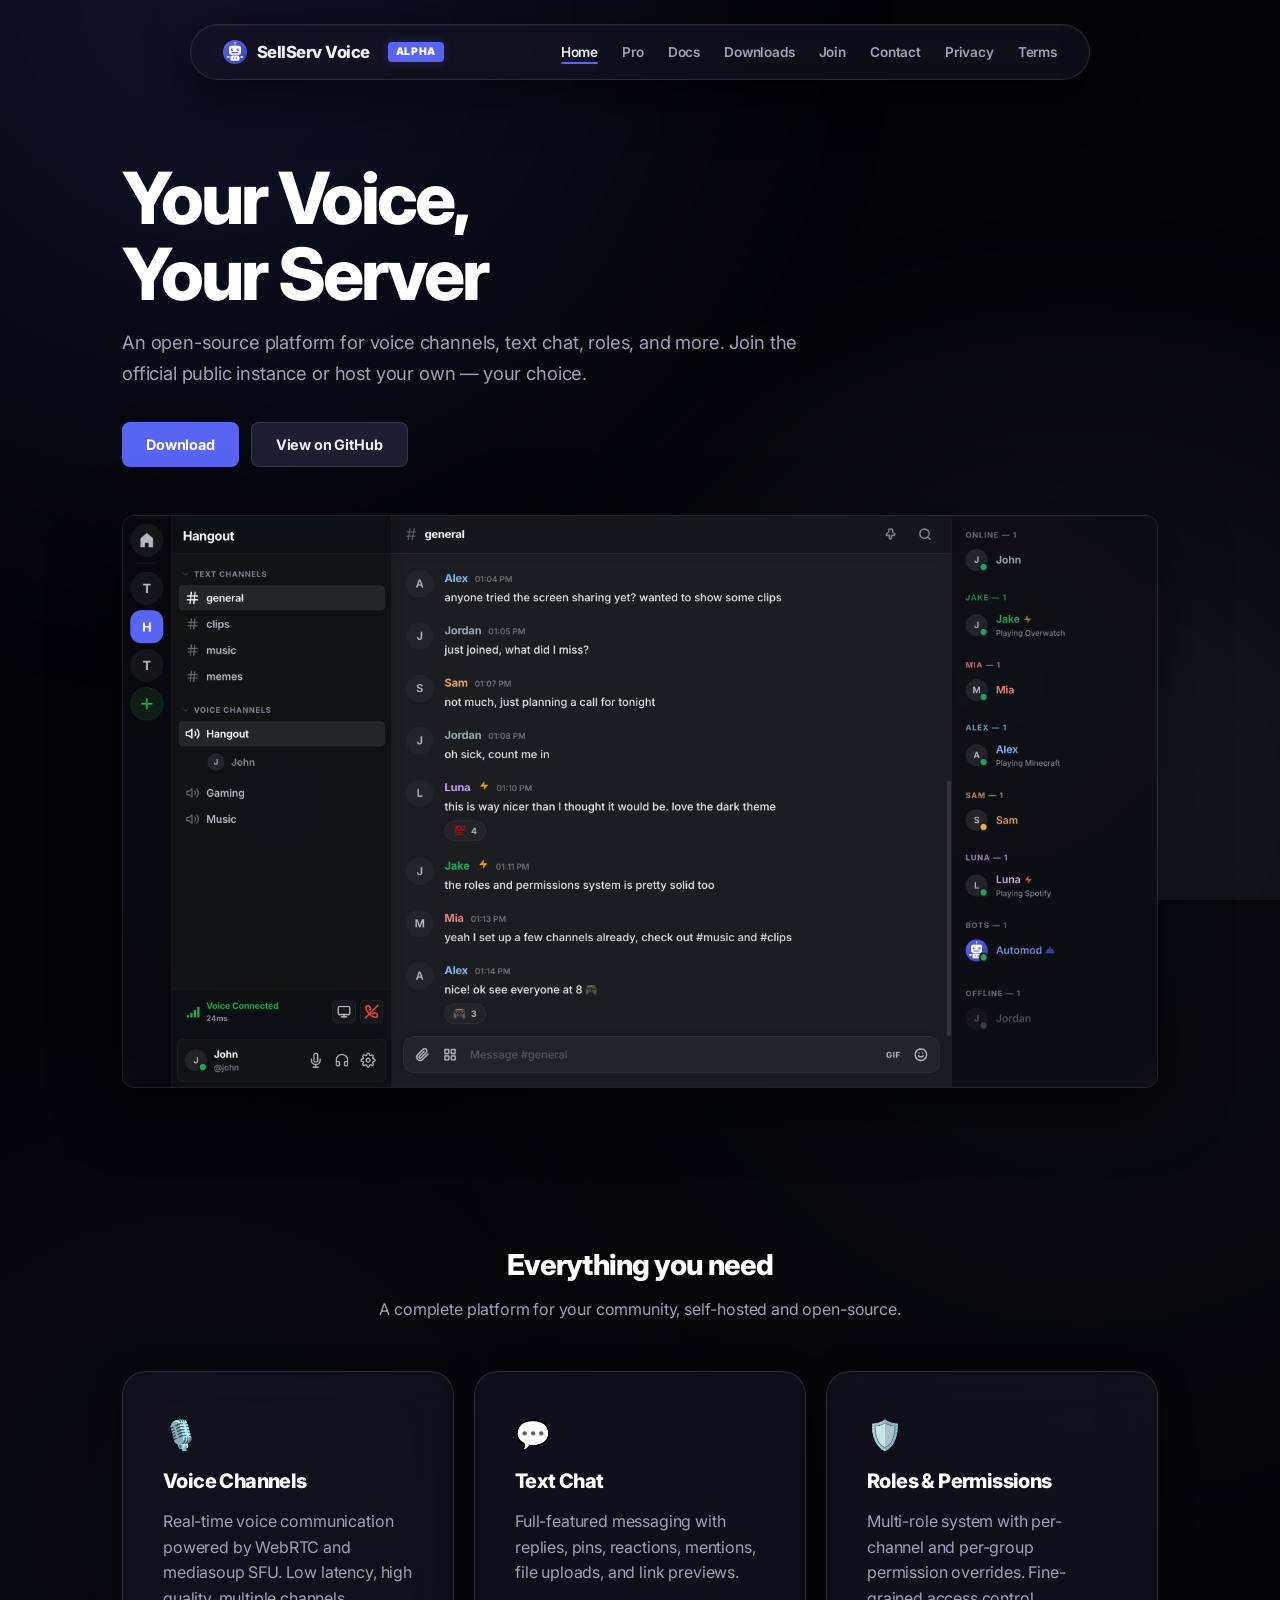
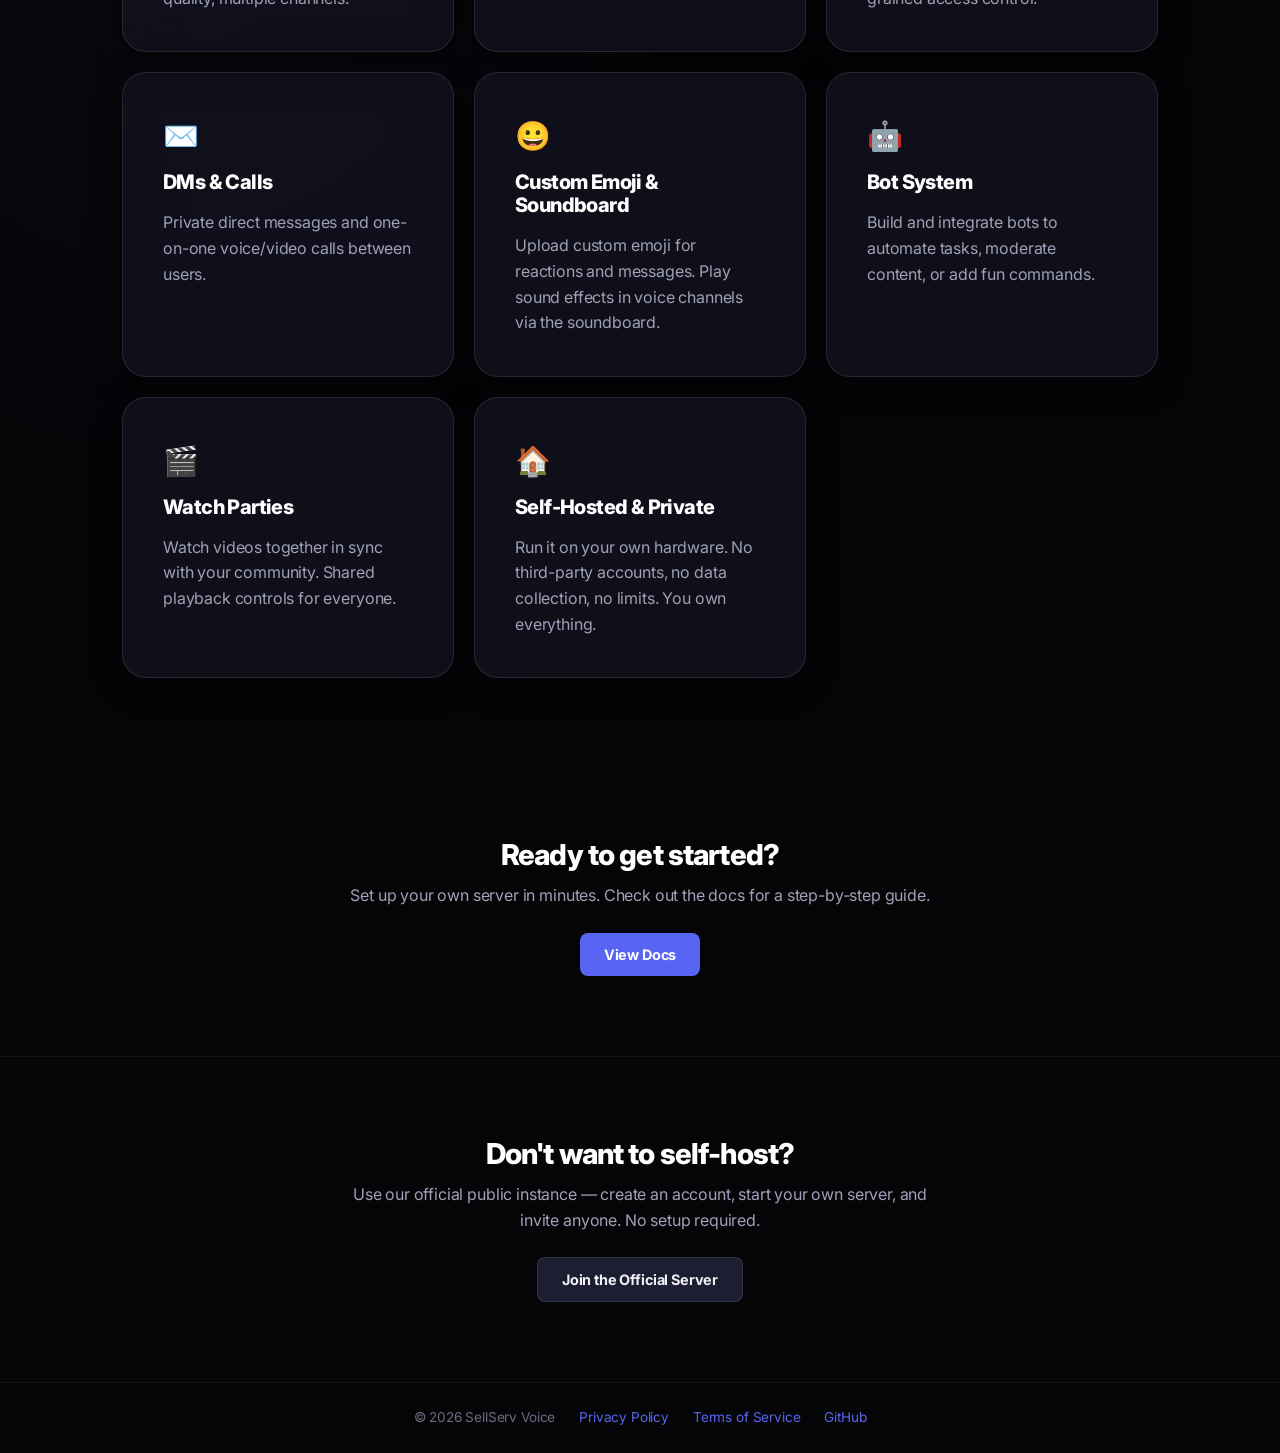
<file: index.html>
<!DOCTYPE html>
<html lang="en">
<head>
  <meta charset="UTF-8">
  <meta name="viewport" content="width=device-width, initial-scale=1.0">
  <title>SellServ Voice — Open-Source Voice & Chat Platform</title>
  <meta name="description" content="Self-hosted voice channels, text chat, roles, DMs, and more. Built with WebRTC and mediasoup.">
  <meta property="og:title" content="SellServ Voice">
  <meta property="og:description" content="Open-source, self-hosted voice and chat platform.">
  <meta property="og:type" content="website">
  <meta property="og:image" content="https://info.sellserv.net/assets/screenshot.png">
  <link rel="icon" href="assets/favicon.svg" type="image/svg+xml">
  <link rel="preconnect" href="https://fonts.googleapis.com">
  <link rel="preconnect" href="https://fonts.gstatic.com" crossorigin>
  <link href="https://fonts.googleapis.com/css2?family=Inter:wght@400;500;600;700;800;900&display=swap" rel="stylesheet">
  <link rel="stylesheet" href="css/style.css">
</head>
<body>
  <div class="bg-orbs">
    <div class="orb"></div>
    <div class="orb"></div>
    <div class="orb"></div>
  </div>

  <nav class="navbar">
    <div class="container">
      <a href="https://info.sellserv.net" class="navbar-brand">
        <img src="assets/favicon.svg" alt="">
        SellServ Voice <span class="badge-alpha">Alpha</span>
      </a>
      <button class="hamburger" aria-label="Toggle navigation">
        <span></span><span></span><span></span>
      </button>
      <ul class="navbar-links">
        <li><a href="index.html" class="active">Home</a></li>
        <li><a href="pro.html">Pro</a></li>
        <li><a href="docs.html">Docs</a></li>
        <li><a href="downloads.html">Downloads</a></li>
        <li><a href="official.html">Join</a></li>
        <li><a href="contact.html">Contact</a></li>
        <li><a href="privacy.html">Privacy</a></li>
        <li><a href="terms.html">Terms</a></li>
      </ul>
    </div>
  </nav>

  <main>
    <section class="hero section-hero">
      <div class="container">
        <div class="hero-content">
          <h1 class="hero-title-large">Your Voice,<br>Your Server</h1>
          <p class="hero-subtitle">An open-source platform for voice channels, text chat, roles, and more. Join the official public instance or host your own — your choice.</p>
          <div class="hero-buttons">
            <a href="downloads.html" class="btn btn-primary">Download</a>
            <a href="https://github.com/sellserv/voice-server" class="btn btn-secondary" target="_blank" rel="noopener">View on GitHub</a>
          </div>
        </div>
        <div class="hero-screenshot reveal">
          <img src="assets/screenshot.png" alt="SellServ Voice — text and voice chat with channels, roles, and more" />
        </div>
      </div>
    </section>

    <section class="features-grid-section section-large" id="features">
      <div class="container">
        <div class="section-header reveal">
          <h2>Everything you need</h2>
          <p class="text-secondary">A complete platform for your community, self-hosted and open-source.</p>
        </div>
        <div class="features-grid">
          <div class="glass-card card-featured reveal">
            <div class="feature-icon">🎙️</div>
            <h3>Voice Channels</h3>
            <p class="text-secondary">Real-time voice communication powered by WebRTC and mediasoup SFU. Low latency, high quality, multiple channels.</p>
          </div>
          <div class="glass-card card-featured reveal">
            <div class="feature-icon">💬</div>
            <h3>Text Chat</h3>
            <p class="text-secondary">Full-featured messaging with replies, pins, reactions, mentions, file uploads, and link previews.</p>
          </div>
          <div class="glass-card card-featured reveal">
            <div class="feature-icon">🛡️</div>
            <h3>Roles & Permissions</h3>
            <p class="text-secondary">Multi-role system with per-channel and per-group permission overrides. Fine-grained access control.</p>
          </div>
          <div class="glass-card card-featured reveal">
            <div class="feature-icon">✉️</div>
            <h3>DMs & Calls</h3>
            <p class="text-secondary">Private direct messages and one-on-one voice/video calls between users.</p>
          </div>
          <div class="glass-card card-featured reveal">
            <div class="feature-icon">😀</div>
            <h3>Custom Emoji & Soundboard</h3>
            <p class="text-secondary">Upload custom emoji for reactions and messages. Play sound effects in voice channels via the soundboard.</p>
          </div>
          <div class="glass-card card-featured reveal">
            <div class="feature-icon">🤖</div>
            <h3>Bot System</h3>
            <p class="text-secondary">Build and integrate bots to automate tasks, moderate content, or add fun commands.</p>
          </div>
          <div class="glass-card card-featured reveal">
            <div class="feature-icon">🎬</div>
            <h3>Watch Parties</h3>
            <p class="text-secondary">Watch videos together in sync with your community. Shared playback controls for everyone.</p>
          </div>
          <div class="glass-card card-featured reveal">
            <div class="feature-icon">🏠</div>
            <h3>Self-Hosted & Private</h3>
            <p class="text-secondary">Run it on your own hardware. No third-party accounts, no data collection, no limits. You own everything.</p>
          </div>
        </div>
      </div>
    </section>

    <section class="cta-section">
      <div class="container">
        <div class="cta-content reveal">
          <h2>Ready to get started?</h2>
          <p class="text-secondary">Set up your own server in minutes. Check out the docs for a step-by-step guide.</p>
          <a href="docs.html" class="btn btn-primary">View Docs</a>
        </div>
      </div>
    </section>

    <section class="cta-section alt">
      <div class="container">
        <div class="cta-content reveal">
          <h2>Don't want to self-host?</h2>
          <p class="text-secondary">Use our official public instance — create an account, start your own server, and invite anyone. No setup required.</p>
          <a href="official.html" class="btn btn-secondary">Join the Official Server</a>
        </div>
      </div>
    </section>
  </main>

  <footer class="footer">
    <div class="container">
      <div class="footer-content">
        <span>&copy; 2026 SellServ Voice</span>
        <a href="privacy.html">Privacy Policy</a>
        <a href="terms.html">Terms of Service</a>
        <a href="https://github.com/sellserv/voice-server" target="_blank" rel="noopener">GitHub</a>
      </div>
    </div>
  </footer>

  <script src="js/main.js"></script>
</body>
</html>
</file>
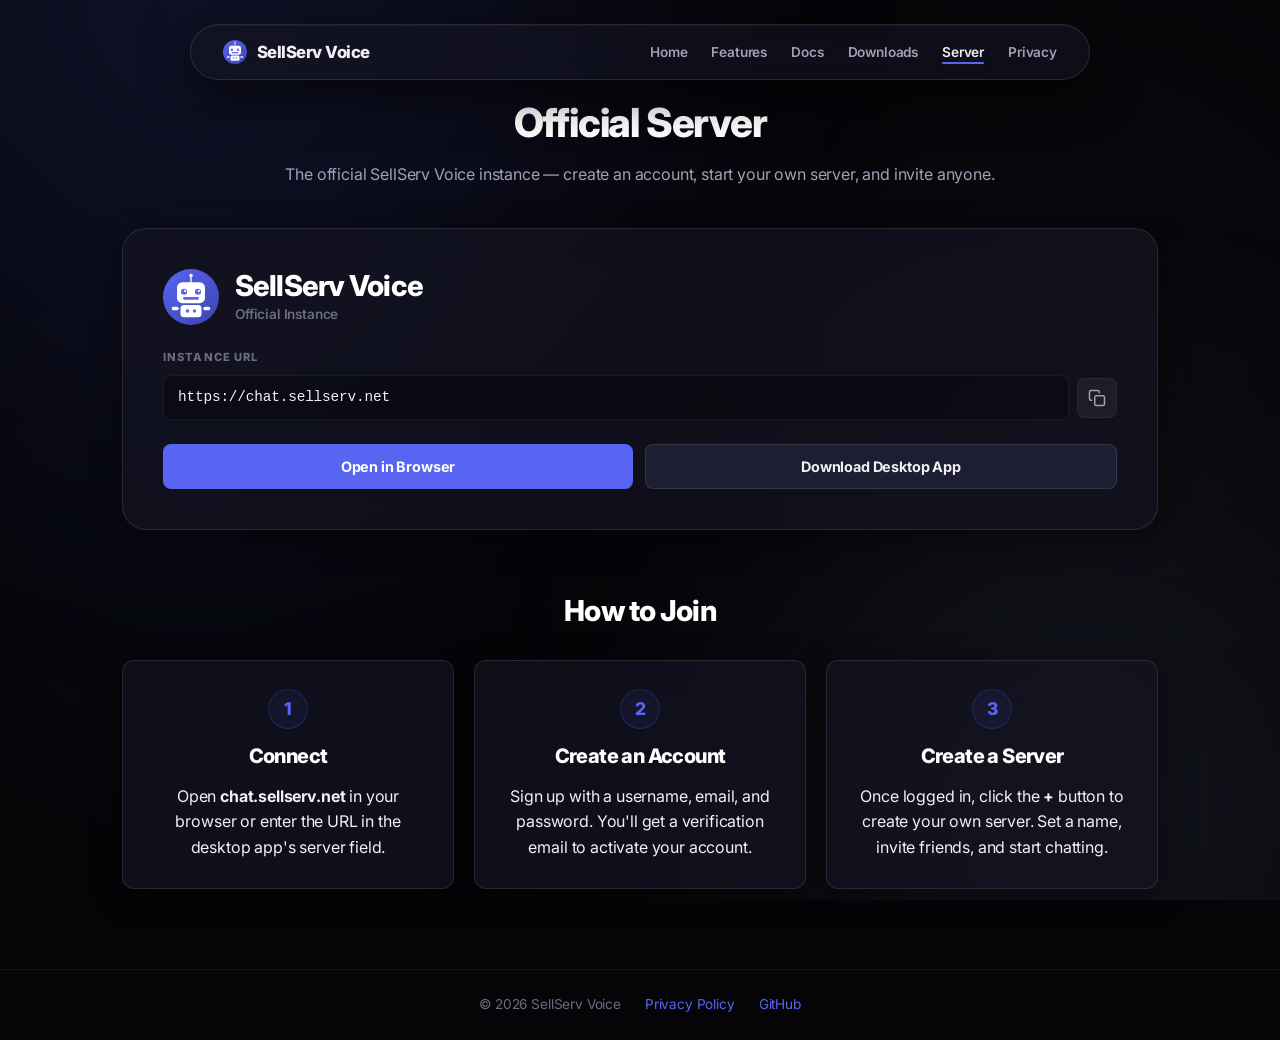
<file: community.html>
<!DOCTYPE html>
<html lang="en">
<head>
  <meta charset="UTF-8">
  <meta name="viewport" content="width=device-width, initial-scale=1.0">
  <title>Official Server — SellServ Voice</title>
  <meta name="description" content="Join the official SellServ Voice instance — create your own server, invite friends, and start chatting.">
  <link rel="icon" href="assets/favicon.svg" type="image/svg+xml">
  <link rel="preconnect" href="https://fonts.googleapis.com">
  <link rel="preconnect" href="https://fonts.gstatic.com" crossorigin>
  <link href="https://fonts.googleapis.com/css2?family=Inter:wght@400;500;600;700&display=swap" rel="stylesheet">
  <link rel="stylesheet" href="css/style.css">
</head>
<body>
  <div class="bg-orbs">
    <div class="orb"></div><div class="orb"></div><div class="orb"></div>
  </div>

  <nav class="navbar">
    <div class="container">
      <a href="https://info.sellserv.net" class="navbar-brand">
        <img src="assets/favicon.svg" alt="">SellServ Voice
      </a>
      <button class="hamburger" aria-label="Toggle navigation">
        <span></span><span></span><span></span>
      </button>
      <ul class="navbar-links">
        <li><a href="index.html">Home</a></li>
        <li><a href="features.html">Features</a></li>
        <li><a href="docs.html">Docs</a></li>
        <li><a href="downloads.html">Downloads</a></li>
        <li><a href="community.html" class="active">Server</a></li>
        <li><a href="privacy.html">Privacy</a></li>
      </ul>
    </div>
  </nav>

  <main>
    <section class="page-header">
      <div class="container">
        <h1>Official Server</h1>
        <p class="text-secondary">The official SellServ Voice instance — create an account, start your own server, and invite anyone.</p>
      </div>
    </section>

    <section class="community-section">
      <div class="container">

        <!-- Instance Widget -->
        <div class="server-widget glass-card" id="server-widget">
          <div class="widget-content">
            <div class="widget-header">
              <div class="widget-icon">
                <img src="assets/favicon.svg" alt="" class="widget-icon-img">
              </div>
              <div class="widget-info">
                <h2>SellServ Voice</h2>
                <p class="widget-tagline">Official Instance</p>
              </div>
            </div>

            <div class="widget-connect">
              <div class="connect-label">Instance URL</div>
              <div class="connect-url-row">
                <code class="connect-url" id="connect-url">https://chat.sellserv.net</code>
                <button class="copy-btn" id="copy-btn" title="Copy URL">
                  <svg width="18" height="18" viewBox="0 0 24 24" fill="none" stroke="currentColor" stroke-width="2" stroke-linecap="round" stroke-linejoin="round">
                    <rect x="9" y="9" width="13" height="13" rx="2" ry="2"></rect>
                    <path d="M5 15H4a2 2 0 0 1-2-2V4a2 2 0 0 1 2-2h9a2 2 0 0 1 2 2v1"></path>
                  </svg>
                </button>
              </div>
            </div>

            <div class="widget-actions">
              <a href="https://chat.sellserv.net" class="btn btn-primary join-btn" target="_blank" rel="noopener">Open in Browser</a>
              <a href="downloads.html" class="btn btn-secondary join-btn">Download Desktop App</a>
            </div>
          </div>

        </div>

        <!-- How it works -->
        <div class="how-it-works">
          <h2>How to Join</h2>
          <div class="steps-grid">
            <div class="glass-card step-card">
              <div class="step-number">1</div>
              <h3>Connect</h3>
              <p>Open <strong>chat.sellserv.net</strong> in your browser or enter the URL in the desktop app's server field.</p>
            </div>
            <div class="glass-card step-card">
              <div class="step-number">2</div>
              <h3>Create an Account</h3>
              <p>Sign up with a username, email, and password. You'll get a verification email to activate your account.</p>
            </div>
            <div class="glass-card step-card">
              <div class="step-number">3</div>
              <h3>Create a Server</h3>
              <p>Once logged in, click the <strong>+</strong> button to create your own server. Set a name, invite friends, and start chatting.</p>
            </div>
          </div>
        </div>

      </div>
    </section>
  </main>

  <footer class="footer">
    <div class="container">
      <div class="footer-content">
        <span>&copy; 2026 SellServ Voice</span>
        <a href="privacy.html">Privacy Policy</a>
        <a href="https://github.com/sellserv/voice-server" target="_blank" rel="noopener">GitHub</a>
      </div>
    </div>
  </footer>

  <script src="js/main.js"></script>
  <script>
    document.getElementById('copy-btn').addEventListener('click', function() {
      navigator.clipboard.writeText('https://chat.sellserv.net').then(() => {
        this.innerHTML = '<svg width="18" height="18" viewBox="0 0 24 24" fill="none" stroke="#34d399" stroke-width="2.5" stroke-linecap="round" stroke-linejoin="round"><polyline points="20 6 9 17 4 12"></polyline></svg>';
        setTimeout(() => {
          this.innerHTML = '<svg width="18" height="18" viewBox="0 0 24 24" fill="none" stroke="currentColor" stroke-width="2" stroke-linecap="round" stroke-linejoin="round"><rect x="9" y="9" width="13" height="13" rx="2" ry="2"></rect><path d="M5 15H4a2 2 0 0 1-2-2V4a2 2 0 0 1 2-2h9a2 2 0 0 1 2 2v1"></path></svg>';
        }, 2000);
      });
    });
  </script>
</body>
</html>
</file>
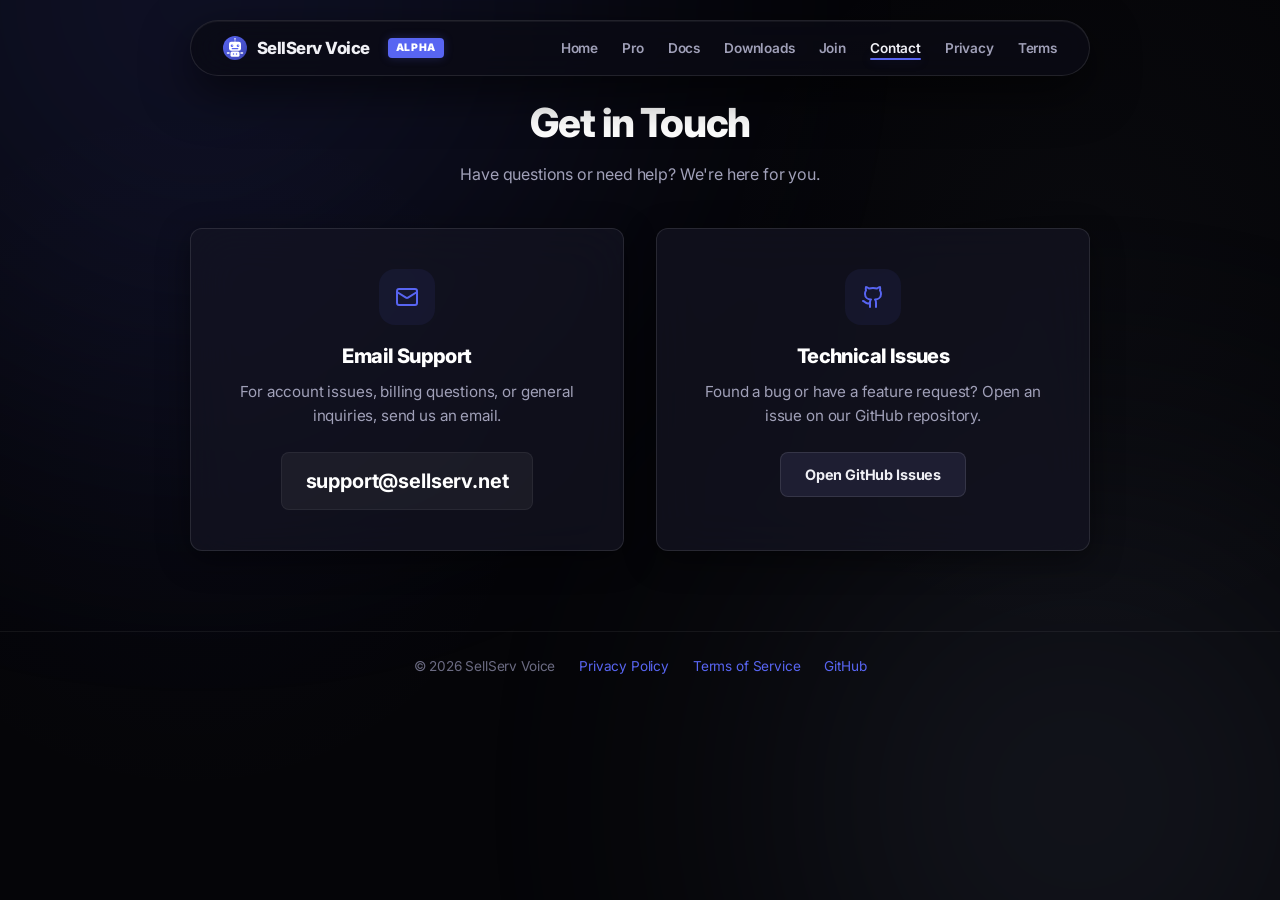
<file: contact.html>
<!DOCTYPE html>
<html lang="en">
<head>
  <meta charset="UTF-8">
  <meta name="viewport" content="width=device-width, initial-scale=1.0">
  <title>Contact — SellServ Voice</title>
  <meta name="description" content="Get in touch with the SellServ Voice support team.">
  <meta property="og:image" content="https://info.sellserv.net/assets/screenshot.png">
  <link rel="icon" href="assets/favicon.svg" type="image/svg+xml">
  <link rel="preconnect" href="https://fonts.googleapis.com">
  <link rel="preconnect" href="https://fonts.gstatic.com" crossorigin>
  <link href="https://fonts.googleapis.com/css2?family=Inter:wght@400;500;600;700;800;900&display=swap" rel="stylesheet">
  <link rel="stylesheet" href="css/style.css">
</head>
<body>
  <div class="bg-orbs">
    <div class="orb"></div><div class="orb"></div><div class="orb"></div>
  </div>

  <nav class="navbar">
    <div class="container">
      <a href="https://info.sellserv.net" class="navbar-brand">
        <img src="assets/favicon.svg" alt="">SellServ Voice <span class="badge-alpha">Alpha</span>
      </a>
      <button class="hamburger" aria-label="Toggle navigation">
        <span></span><span></span><span></span>
      </button>
      <ul class="navbar-links">
        <li><a href="index.html">Home</a></li>
        <li><a href="pro.html">Pro</a></li>
        <li><a href="docs.html">Docs</a></li>
        <li><a href="downloads.html">Downloads</a></li>
        <li><a href="official.html">Join</a></li>
        <li><a href="contact.html" class="active">Contact</a></li>
        <li><a href="privacy.html">Privacy</a></li>
        <li><a href="terms.html">Terms</a></li>
      </ul>
    </div>
  </nav>

  <main>
    <section class="page-header">
      <div class="container">
        <h1>Get in Touch</h1>
        <p class="text-secondary">Have questions or need help? We're here for you.</p>
      </div>
    </section>

    <section class="contact-section">
      <div class="container">
        <div class="contact-grid">
          
          <div class="glass-card contact-card reveal">
            <div class="contact-icon">
              <svg xmlns="http://www.w3.org/2000/svg" width="24" height="24" viewBox="0 0 24 24" fill="none" stroke="currentColor" stroke-width="2" stroke-linecap="round" stroke-linejoin="round"><rect width="20" height="16" x="2" y="4" rx="2"/><path d="m22 7-8.97 5.7a1.94 1.94 0 0 1-2.06 0L2 7"/></svg>
            </div>
            <h3>Email Support</h3>
            <p>For account issues, billing questions, or general inquiries, send us an email.</p>
            <a href="mailto:support@sellserv.net" class="email-link">support@sellserv.net</a>
          </div>

          <div class="glass-card contact-card reveal">
            <div class="contact-icon">
              <svg xmlns="http://www.w3.org/2000/svg" width="24" height="24" viewBox="0 0 24 24" fill="none" stroke="currentColor" stroke-width="2" stroke-linecap="round" stroke-linejoin="round"><path d="M15 22v-4a4.8 4.8 0 0 0-1-3.5c3 0 6-2 6-5.5.08-1.25-.27-2.48-1-3.5.28-1.15.28-2.35 0-3.5 0 0-1 0-3 1.5-2.64-.5-5.36-.5-8 0C6 2 5 2 5 2c-.3 1.15-.3 2.35 0 3.5A5.403 5.403 0 0 0 4 9c0 3.5 3 5.5 6 5.5-.39.49-.68 1.05-.85 1.65-.17.6-.22 1.23-.15 1.85v4"/><path d="M9 18c-4.51 2-5-2-7-2"/></svg>
            </div>
            <h3>Technical Issues</h3>
            <p>Found a bug or have a feature request? Open an issue on our GitHub repository.</p>
            <a href="https://github.com/sellserv/voice-server/issues" target="_blank" rel="noopener" class="btn btn-secondary">Open GitHub Issues</a>
          </div>

        </div>
      </div>
    </section>
  </main>

  <footer class="footer">
    <div class="container">
      <div class="footer-content">
        <span>&copy; 2026 SellServ Voice</span>
        <a href="privacy.html">Privacy Policy</a>
        <a href="terms.html">Terms of Service</a>
        <a href="https://github.com/sellserv/voice-server" target="_blank" rel="noopener">GitHub</a>
      </div>
    </div>
  </footer>

  <script src="js/main.js"></script>
</body>
</html>
</file>
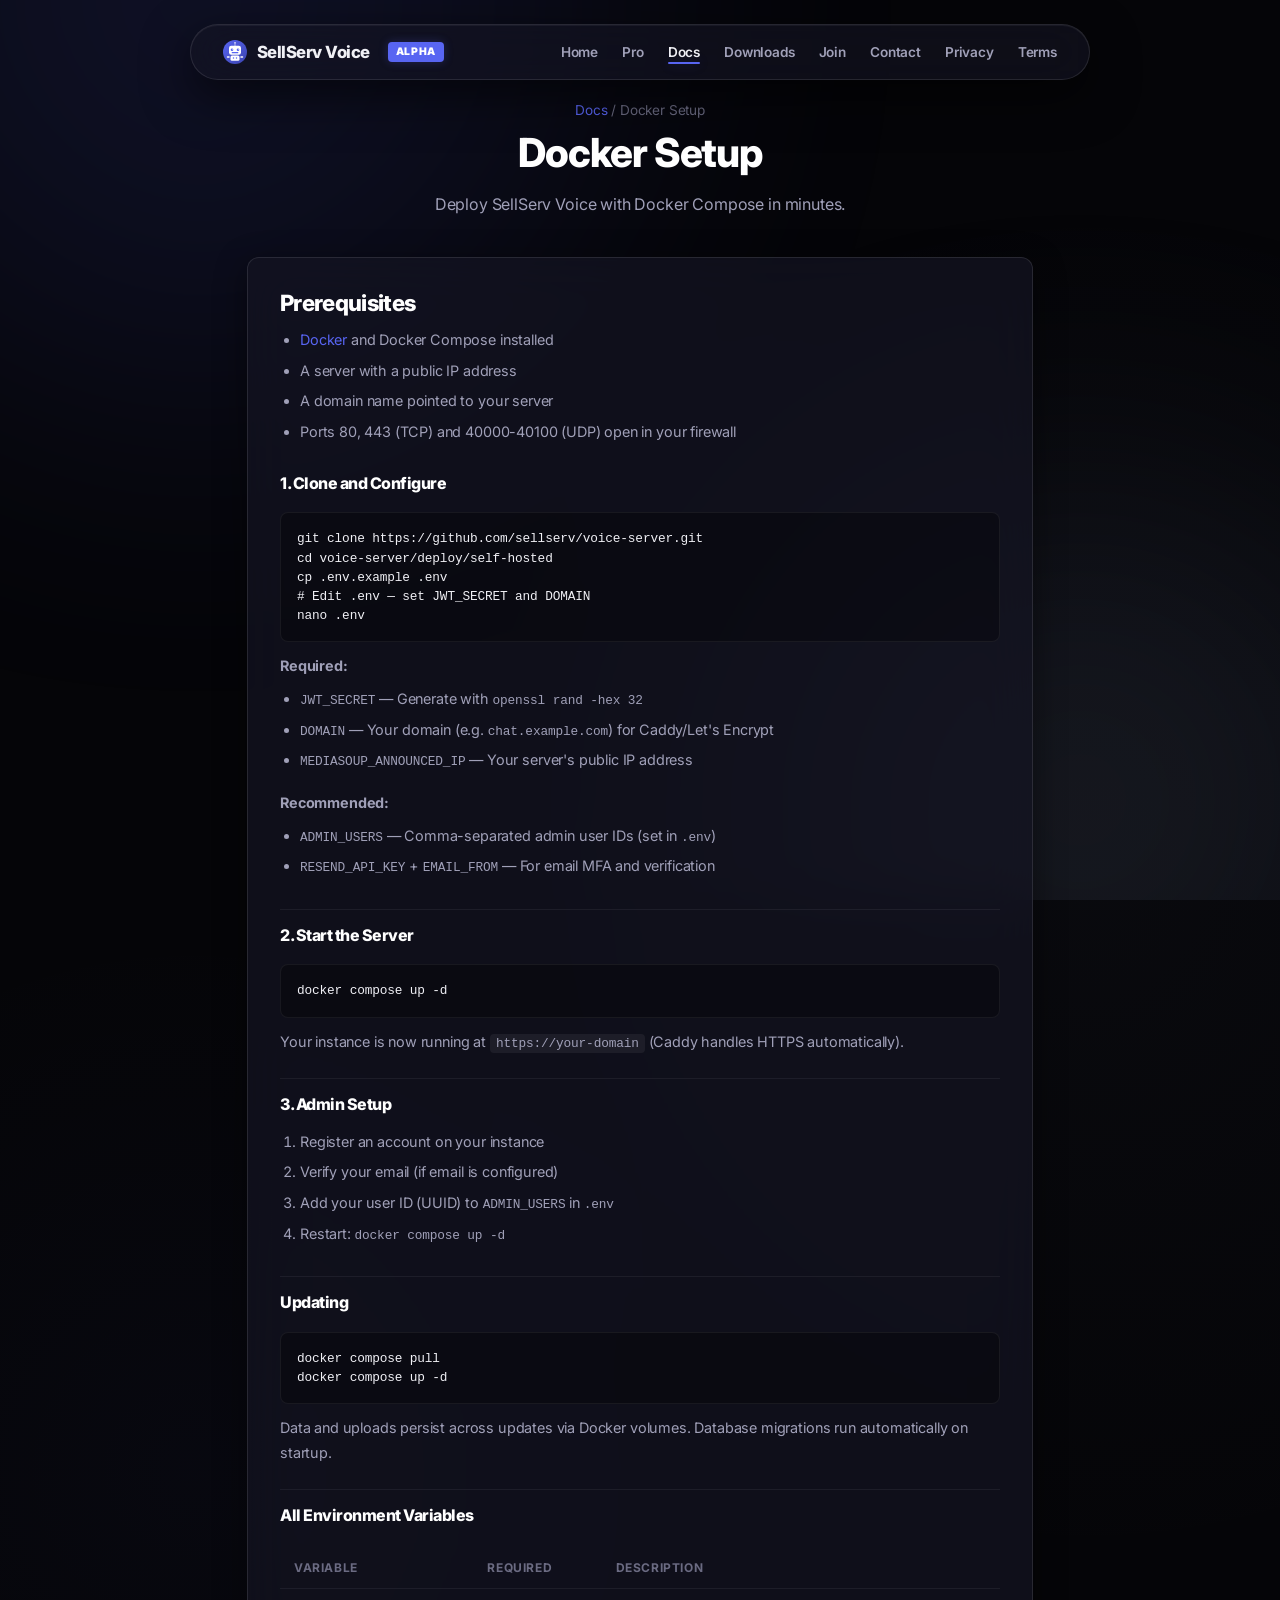
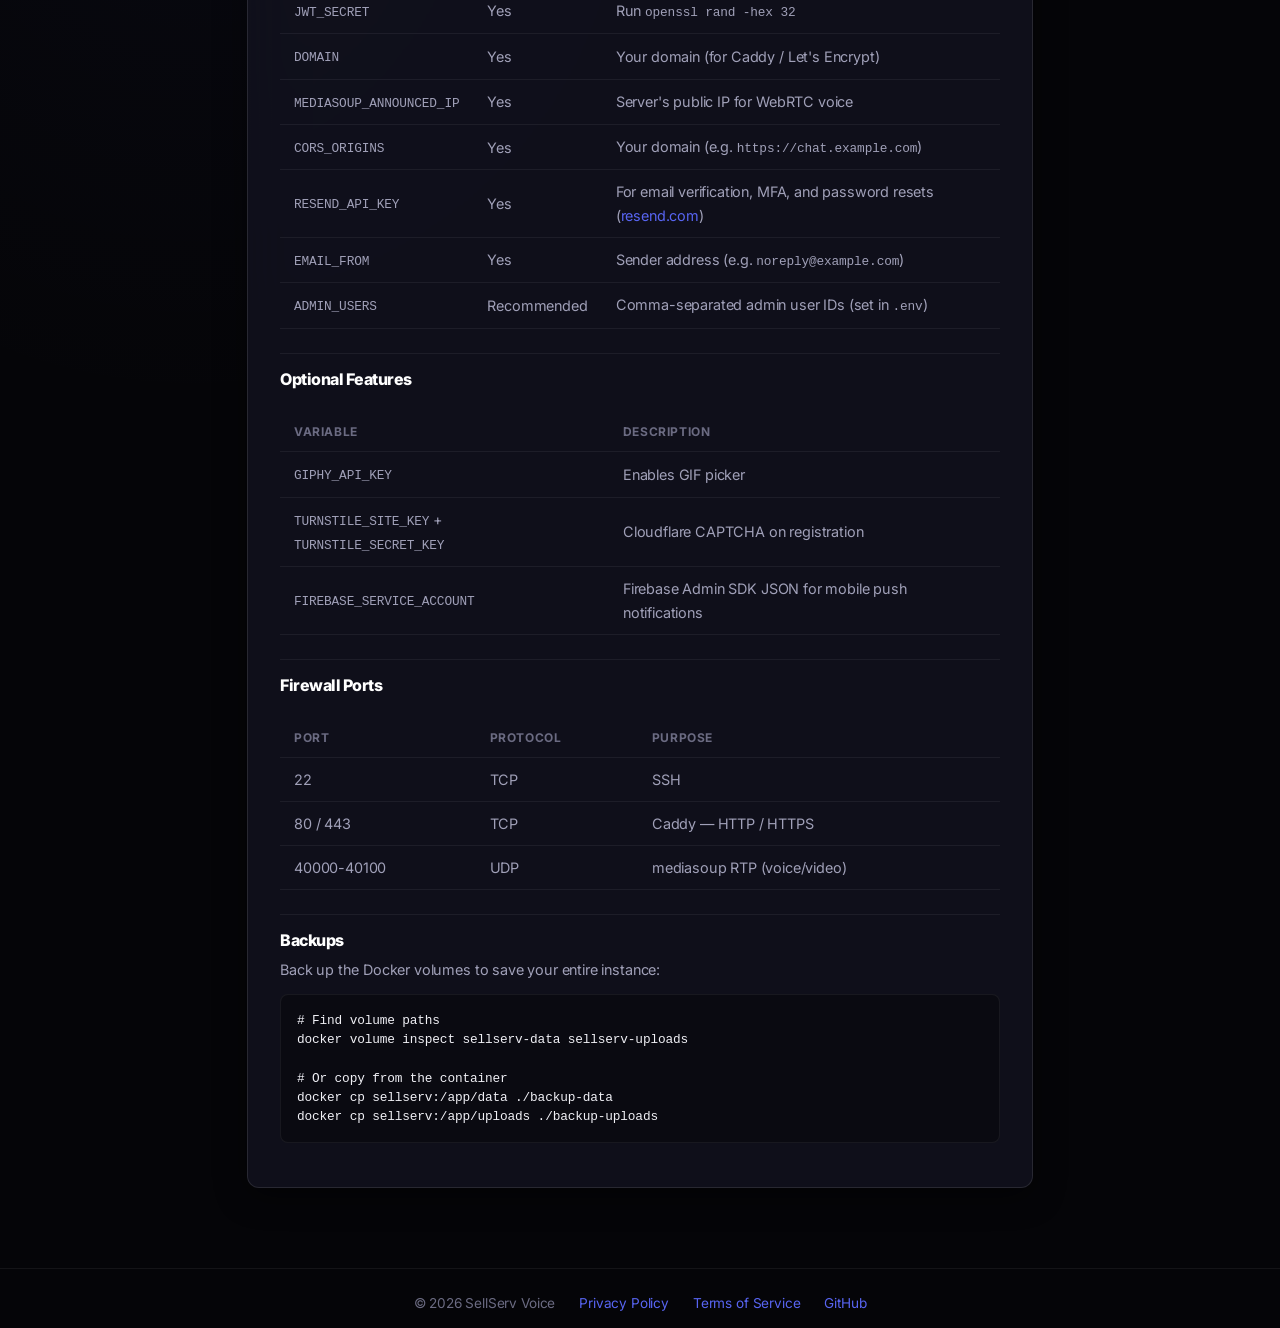
<file: docs-docker.html>
<!DOCTYPE html>
<html lang="en">
<head>
  <meta charset="UTF-8">
  <meta name="viewport" content="width=device-width, initial-scale=1.0">
  <title>Docker Setup — SellServ Voice</title>
  <meta name="description" content="Deploy SellServ Voice with Docker Compose in minutes.">
  <meta property="og:image" content="https://info.sellserv.net/assets/screenshot.png">
  <link rel="icon" href="assets/favicon.svg" type="image/svg+xml">
  <link rel="preconnect" href="https://fonts.googleapis.com">
  <link rel="preconnect" href="https://fonts.gstatic.com" crossorigin>
  <link href="https://fonts.googleapis.com/css2?family=Inter:wght@400;500;600;700;800;900&display=swap" rel="stylesheet">
  <link rel="stylesheet" href="css/style.css">
</head>
<body>
  <div class="bg-orbs">
    <div class="orb"></div><div class="orb"></div><div class="orb"></div>
  </div>

  <nav class="navbar">
    <div class="container">
      <a href="https://info.sellserv.net" class="navbar-brand">
        <img src="assets/favicon.svg" alt="">SellServ Voice <span class="badge-alpha">Alpha</span>
      </a>
      <button class="hamburger" aria-label="Toggle navigation">
        <span></span><span></span><span></span>
      </button>
      <ul class="navbar-links">
        <li><a href="index.html">Home</a></li>
        <li><a href="pro.html">Pro</a></li>
        <li><a href="docs.html" class="active">Docs</a></li>
        <li><a href="downloads.html">Downloads</a></li>
        <li><a href="official.html">Join</a></li>
        <li><a href="contact.html">Contact</a></li>
        <li><a href="privacy.html">Privacy</a></li>
        <li><a href="terms.html">Terms</a></li>
      </ul>
    </div>
  </nav>

  <main>
    <section class="page-header">
      <div class="container">
        <p class="breadcrumb"><a href="docs.html">Docs</a> / Docker Setup</p>
        <h1>Docker Setup</h1>
        <p class="text-secondary">Deploy SellServ Voice with Docker Compose in minutes.</p>
      </div>
    </section>

    <section class="docs-cards-section">
      <div class="container container-tight">
        <div class="glass-card docs-card reveal">

          <h2>Prerequisites</h2>
          <ul>
            <li><a href="https://docs.docker.com/get-docker/" target="_blank" rel="noopener">Docker</a> and Docker Compose installed</li>
            <li>A server with a public IP address</li>
            <li>A domain name pointed to your server</li>
            <li>Ports 80, 443 (TCP) and 40000-40100 (UDP) open in your firewall</li>
          </ul>

          <h3>1. Clone and Configure</h3>
          <pre><code>git clone https://github.com/sellserv/voice-server.git
cd voice-server/deploy/self-hosted
cp .env.example .env
# Edit .env — set JWT_SECRET and DOMAIN
nano .env</code></pre>
          <p><strong>Required:</strong></p>
          <ul>
            <li><code>JWT_SECRET</code> — Generate with <code>openssl rand -hex 32</code></li>
            <li><code>DOMAIN</code> — Your domain (e.g. <code>chat.example.com</code>) for Caddy/Let's Encrypt</li>
            <li><code>MEDIASOUP_ANNOUNCED_IP</code> — Your server's public IP address</li>
          </ul>
          <p style="margin-top: 12px;"><strong>Recommended:</strong></p>
          <ul>
            <li><code>ADMIN_USERS</code> — Comma-separated admin user IDs (set in <code>.env</code>)</li>
            <li><code>RESEND_API_KEY</code> + <code>EMAIL_FROM</code> — For email MFA and verification</li>
          </ul>

          <h3>2. Start the Server</h3>
          <pre><code>docker compose up -d</code></pre>
          <p>Your instance is now running at <code>https://your-domain</code> (Caddy handles HTTPS automatically).</p>

          <h3>3. Admin Setup</h3>
          <ol>
            <li>Register an account on your instance</li>
            <li>Verify your email (if email is configured)</li>
            <li>Add your user ID (UUID) to <code>ADMIN_USERS</code> in <code>.env</code></li>
            <li>Restart: <code>docker compose up -d</code></li>
          </ol>

          <h3>Updating</h3>
          <pre><code>docker compose pull
docker compose up -d</code></pre>
          <p>Data and uploads persist across updates via Docker volumes. Database migrations run automatically on startup.</p>

          <h3>All Environment Variables</h3>
          <table class="docs-table">
            <thead><tr><th>Variable</th><th>Required</th><th>Description</th></tr></thead>
            <tbody>
              <tr><td><code>JWT_SECRET</code></td><td>Yes</td><td>Run <code>openssl rand -hex 32</code></td></tr>
              <tr><td><code>DOMAIN</code></td><td>Yes</td><td>Your domain (for Caddy / Let's Encrypt)</td></tr>
              <tr><td><code>MEDIASOUP_ANNOUNCED_IP</code></td><td>Yes</td><td>Server's public IP for WebRTC voice</td></tr>
              <tr><td><code>CORS_ORIGINS</code></td><td>Yes</td><td>Your domain (e.g. <code>https://chat.example.com</code>)</td></tr>
              <tr><td><code>RESEND_API_KEY</code></td><td>Yes</td><td>For email verification, MFA, and password resets (<a href="https://resend.com" target="_blank" rel="noopener">resend.com</a>)</td></tr>
              <tr><td><code>EMAIL_FROM</code></td><td>Yes</td><td>Sender address (e.g. <code>noreply@example.com</code>)</td></tr>
              <tr><td><code>ADMIN_USERS</code></td><td>Recommended</td><td>Comma-separated admin user IDs (set in <code>.env</code>)</td></tr>
            </tbody>
          </table>

          <h3>Optional Features</h3>
          <table class="docs-table">
            <thead><tr><th>Variable</th><th>Description</th></tr></thead>
            <tbody>
              <tr><td><code>GIPHY_API_KEY</code></td><td>Enables GIF picker</td></tr>
              <tr><td><code>TURNSTILE_SITE_KEY</code> + <code>TURNSTILE_SECRET_KEY</code></td><td>Cloudflare CAPTCHA on registration</td></tr>
              <tr><td><code>FIREBASE_SERVICE_ACCOUNT</code></td><td>Firebase Admin SDK JSON for mobile push notifications</td></tr>
            </tbody>
          </table>

          <h3>Firewall Ports</h3>
          <table class="docs-table">
            <thead><tr><th>Port</th><th>Protocol</th><th>Purpose</th></tr></thead>
            <tbody>
              <tr><td>22</td><td>TCP</td><td>SSH</td></tr>
              <tr><td>80 / 443</td><td>TCP</td><td>Caddy — HTTP / HTTPS</td></tr>
              <tr><td>40000-40100</td><td>UDP</td><td>mediasoup RTP (voice/video)</td></tr>
            </tbody>
          </table>

          <h3>Backups</h3>
          <p>Back up the Docker volumes to save your entire instance:</p>
          <pre><code># Find volume paths
docker volume inspect sellserv-data sellserv-uploads

# Or copy from the container
docker cp sellserv:/app/data ./backup-data
docker cp sellserv:/app/uploads ./backup-uploads</code></pre>

        </div>
      </div>
    </section>
  </main>

  <footer class="footer">
    <div class="container">
      <div class="footer-content">
        <span>&copy; 2026 SellServ Voice</span>
        <a href="privacy.html">Privacy Policy</a>
        <a href="terms.html">Terms of Service</a>
        <a href="https://github.com/sellserv/voice-server" target="_blank" rel="noopener">GitHub</a>
      </div>
    </div>
  </footer>

  <script src="js/main.js"></script>
</body>
</html>
</file>
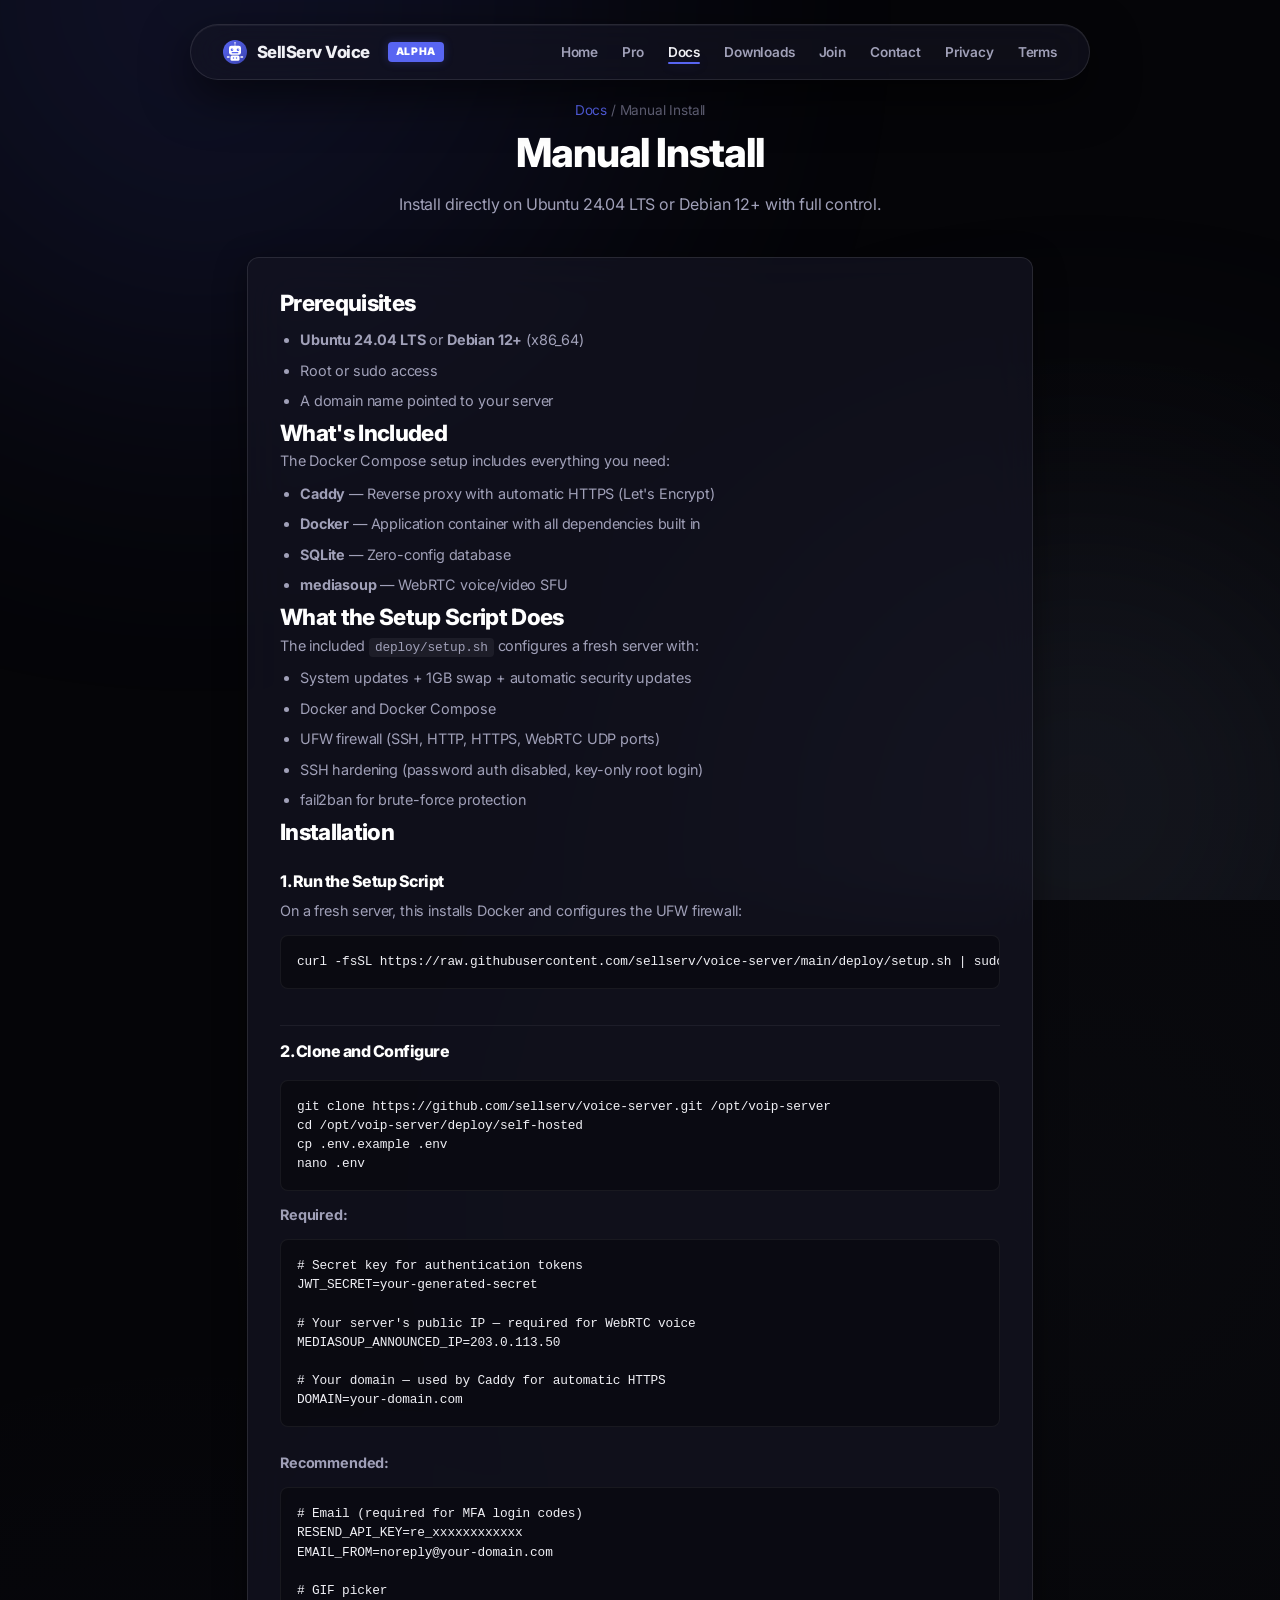
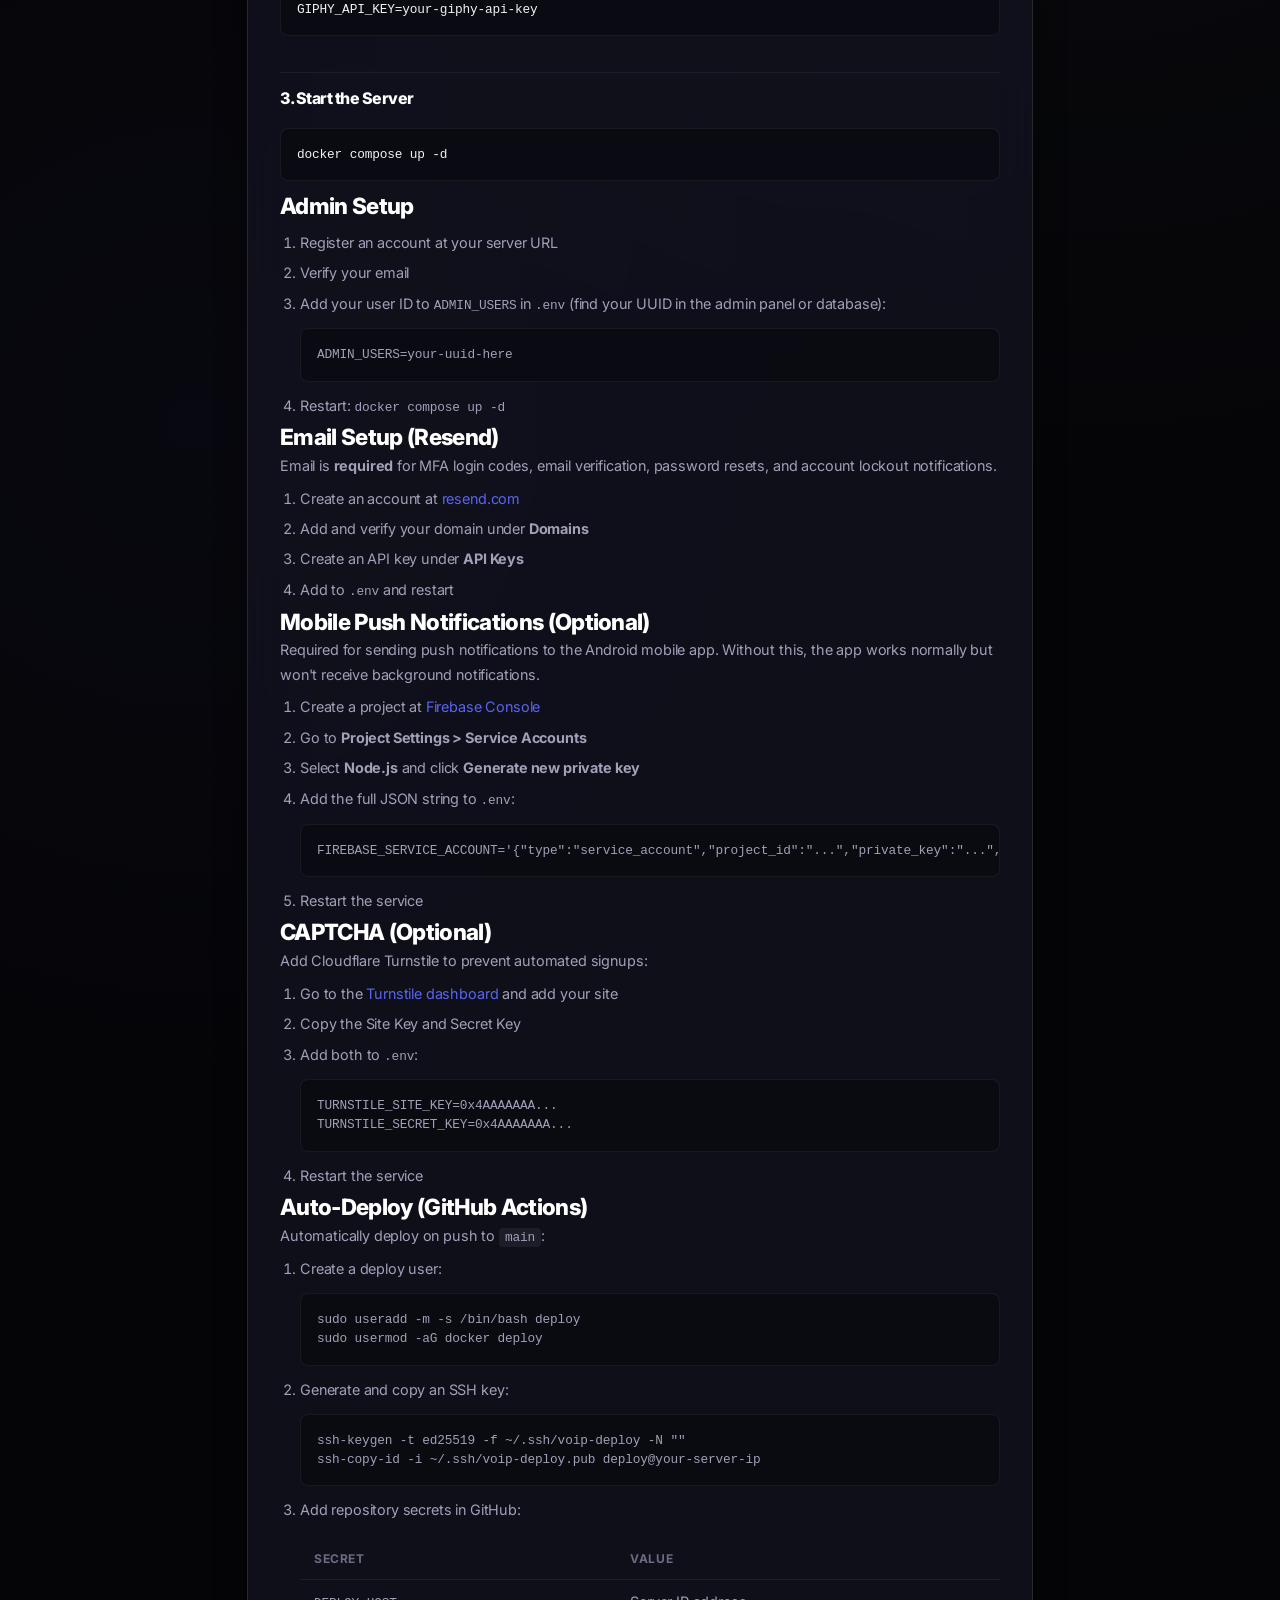
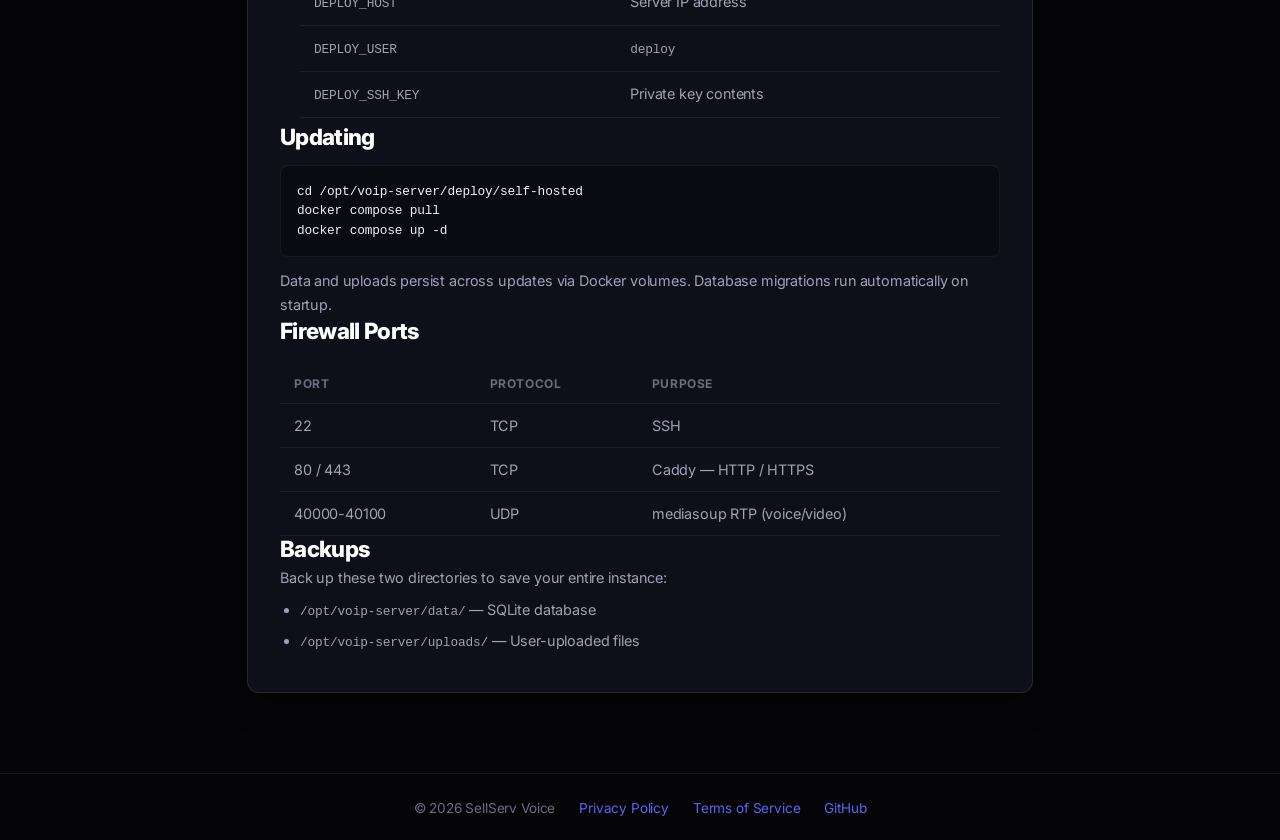
<file: docs-manual.html>
<!DOCTYPE html>
<html lang="en">
<head>
  <meta charset="UTF-8">
  <meta name="viewport" content="width=device-width, initial-scale=1.0">
  <title>Manual Install — SellServ Voice</title>
  <meta name="description" content="Install SellServ Voice directly on Ubuntu or Debian with the included setup script.">
  <meta property="og:image" content="https://info.sellserv.net/assets/screenshot.png">
  <link rel="icon" href="assets/favicon.svg" type="image/svg+xml">
  <link rel="preconnect" href="https://fonts.googleapis.com">
  <link rel="preconnect" href="https://fonts.gstatic.com" crossorigin>
  <link href="https://fonts.googleapis.com/css2?family=Inter:wght@400;500;600;700;800;900&display=swap" rel="stylesheet">
  <link rel="stylesheet" href="css/style.css">
</head>
<body>
  <div class="bg-orbs">
    <div class="orb"></div><div class="orb"></div><div class="orb"></div>
  </div>

  <nav class="navbar">
    <div class="container">
      <a href="https://info.sellserv.net" class="navbar-brand">
        <img src="assets/favicon.svg" alt="">SellServ Voice <span class="badge-alpha">Alpha</span>
      </a>
      <button class="hamburger" aria-label="Toggle navigation">
        <span></span><span></span><span></span>
      </button>
      <ul class="navbar-links">
        <li><a href="index.html">Home</a></li>
        <li><a href="pro.html">Pro</a></li>
        <li><a href="docs.html" class="active">Docs</a></li>
        <li><a href="downloads.html">Downloads</a></li>
        <li><a href="official.html">Join</a></li>
        <li><a href="contact.html">Contact</a></li>
        <li><a href="privacy.html">Privacy</a></li>
        <li><a href="terms.html">Terms</a></li>
      </ul>
    </div>
  </nav>

  <main>
    <section class="page-header">
      <div class="container">
        <p class="breadcrumb"><a href="docs.html">Docs</a> / Manual Install</p>
        <h1>Manual Install</h1>
        <p class="text-secondary">Install directly on Ubuntu 24.04 LTS or Debian 12+ with full control.</p>
      </div>
    </section>

    <section class="docs-cards-section">
      <div class="container container-tight">
        <div class="glass-card docs-card reveal">

          <h2>Prerequisites</h2>
          <ul>
            <li><strong>Ubuntu 24.04 LTS</strong> or <strong>Debian 12+</strong> (x86_64)</li>
            <li>Root or sudo access</li>
            <li>A domain name pointed to your server</li>
          </ul>

          <h2>What's Included</h2>
          <p>The Docker Compose setup includes everything you need:</p>
          <ul>
            <li><strong>Caddy</strong> — Reverse proxy with automatic HTTPS (Let's Encrypt)</li>
            <li><strong>Docker</strong> — Application container with all dependencies built in</li>
            <li><strong>SQLite</strong> — Zero-config database</li>
            <li><strong>mediasoup</strong> — WebRTC voice/video SFU</li>
          </ul>

          <h2>What the Setup Script Does</h2>
          <p>The included <code>deploy/setup.sh</code> configures a fresh server with:</p>
          <ul>
            <li>System updates + 1GB swap + automatic security updates</li>
            <li>Docker and Docker Compose</li>
            <li>UFW firewall (SSH, HTTP, HTTPS, WebRTC UDP ports)</li>
            <li>SSH hardening (password auth disabled, key-only root login)</li>
            <li>fail2ban for brute-force protection</li>
          </ul>

          <h2>Installation</h2>

          <h3>1. Run the Setup Script</h3>
          <p>On a fresh server, this installs Docker and configures the UFW firewall:</p>
          <pre><code>curl -fsSL https://raw.githubusercontent.com/sellserv/voice-server/main/deploy/setup.sh | sudo bash</code></pre>

          <h3>2. Clone and Configure</h3>
          <pre><code>git clone https://github.com/sellserv/voice-server.git /opt/voip-server
cd /opt/voip-server/deploy/self-hosted
cp .env.example .env
nano .env</code></pre>
          <p><strong>Required:</strong></p>
          <pre><code># Secret key for authentication tokens
JWT_SECRET=your-generated-secret

# Your server's public IP — required for WebRTC voice
MEDIASOUP_ANNOUNCED_IP=203.0.113.50

# Your domain — used by Caddy for automatic HTTPS
DOMAIN=your-domain.com</code></pre>
          <p style="margin-top: 12px;"><strong>Recommended:</strong></p>
          <pre><code># Email (required for MFA login codes)
RESEND_API_KEY=re_xxxxxxxxxxxx
EMAIL_FROM=noreply@your-domain.com

# GIF picker
GIPHY_API_KEY=your-giphy-api-key</code></pre>

          <h3>3. Start the Server</h3>
          <pre><code>docker compose up -d</code></pre>

          <h2>Admin Setup</h2>
          <ol>
            <li>Register an account at your server URL</li>
            <li>Verify your email</li>
            <li>Add your user ID to <code>ADMIN_USERS</code> in <code>.env</code> (find your UUID in the admin panel or database):
              <pre><code>ADMIN_USERS=your-uuid-here</code></pre>
            </li>
            <li>Restart: <code>docker compose up -d</code></li>
          </ol>

          <h2>Email Setup (Resend)</h2>
          <p>Email is <strong>required</strong> for MFA login codes, email verification, password resets, and account lockout notifications.</p>
          <ol>
            <li>Create an account at <a href="https://resend.com" target="_blank" rel="noopener">resend.com</a></li>
            <li>Add and verify your domain under <strong>Domains</strong></li>
            <li>Create an API key under <strong>API Keys</strong></li>
            <li>Add to <code>.env</code> and restart</li>
          </ol>

          <h2>Mobile Push Notifications (Optional)</h2>
          <p>Required for sending push notifications to the Android mobile app. Without this, the app works normally but won't receive background notifications.</p>
          <ol>
            <li>Create a project at <a href="https://console.firebase.google.com" target="_blank" rel="noopener">Firebase Console</a></li>
            <li>Go to <strong>Project Settings &gt; Service Accounts</strong></li>
            <li>Select <strong>Node.js</strong> and click <strong>Generate new private key</strong></li>
            <li>Add the full JSON string to <code>.env</code>:
              <pre><code>FIREBASE_SERVICE_ACCOUNT='{"type":"service_account","project_id":"...","private_key":"...","client_email":"..."}'</code></pre>
            </li>
            <li>Restart the service</li>
          </ol>

          <h2>CAPTCHA (Optional)</h2>
          <p>Add Cloudflare Turnstile to prevent automated signups:</p>
          <ol>
            <li>Go to the <a href="https://dash.cloudflare.com/?to=/:account/turnstile" target="_blank" rel="noopener">Turnstile dashboard</a> and add your site</li>
            <li>Copy the Site Key and Secret Key</li>
            <li>Add both to <code>.env</code>:
              <pre><code>TURNSTILE_SITE_KEY=0x4AAAAAAA...
TURNSTILE_SECRET_KEY=0x4AAAAAAA...</code></pre>
            </li>
            <li>Restart the service</li>
          </ol>

          <h2>Auto-Deploy (GitHub Actions)</h2>
          <p>Automatically deploy on push to <code>main</code>:</p>
          <ol>
            <li>Create a deploy user:
              <pre><code>sudo useradd -m -s /bin/bash deploy
sudo usermod -aG docker deploy</code></pre>
            </li>
            <li>Generate and copy an SSH key:
              <pre><code>ssh-keygen -t ed25519 -f ~/.ssh/voip-deploy -N ""
ssh-copy-id -i ~/.ssh/voip-deploy.pub deploy@your-server-ip</code></pre>
            </li>
            <li>Add repository secrets in GitHub:
              <table class="docs-table">
                <thead><tr><th>Secret</th><th>Value</th></tr></thead>
                <tbody>
                  <tr><td><code>DEPLOY_HOST</code></td><td>Server IP address</td></tr>
                  <tr><td><code>DEPLOY_USER</code></td><td><code>deploy</code></td></tr>
                  <tr><td><code>DEPLOY_SSH_KEY</code></td><td>Private key contents</td></tr>
                </tbody>
              </table>
            </li>
          </ol>

          <h2>Updating</h2>
          <pre><code>cd /opt/voip-server/deploy/self-hosted
docker compose pull
docker compose up -d</code></pre>
          <p>Data and uploads persist across updates via Docker volumes. Database migrations run automatically on startup.</p>

          <h2>Firewall Ports</h2>
          <table class="docs-table">
            <thead><tr><th>Port</th><th>Protocol</th><th>Purpose</th></tr></thead>
            <tbody>
              <tr><td>22</td><td>TCP</td><td>SSH</td></tr>
              <tr><td>80 / 443</td><td>TCP</td><td>Caddy — HTTP / HTTPS</td></tr>
              <tr><td>40000-40100</td><td>UDP</td><td>mediasoup RTP (voice/video)</td></tr>
            </tbody>
          </table>

          <h2>Backups</h2>
          <p>Back up these two directories to save your entire instance:</p>
          <ul>
            <li><code>/opt/voip-server/data/</code> — SQLite database</li>
            <li><code>/opt/voip-server/uploads/</code> — User-uploaded files</li>
          </ul>

        </div>
      </div>
    </section>
  </main>

  <footer class="footer">
    <div class="container">
      <div class="footer-content">
        <span>&copy; 2026 SellServ Voice</span>
        <a href="privacy.html">Privacy Policy</a>
        <a href="terms.html">Terms of Service</a>
        <a href="https://github.com/sellserv/voice-server" target="_blank" rel="noopener">GitHub</a>
      </div>
    </div>
  </footer>

  <script src="js/main.js"></script>
</body>
</html>
</file>
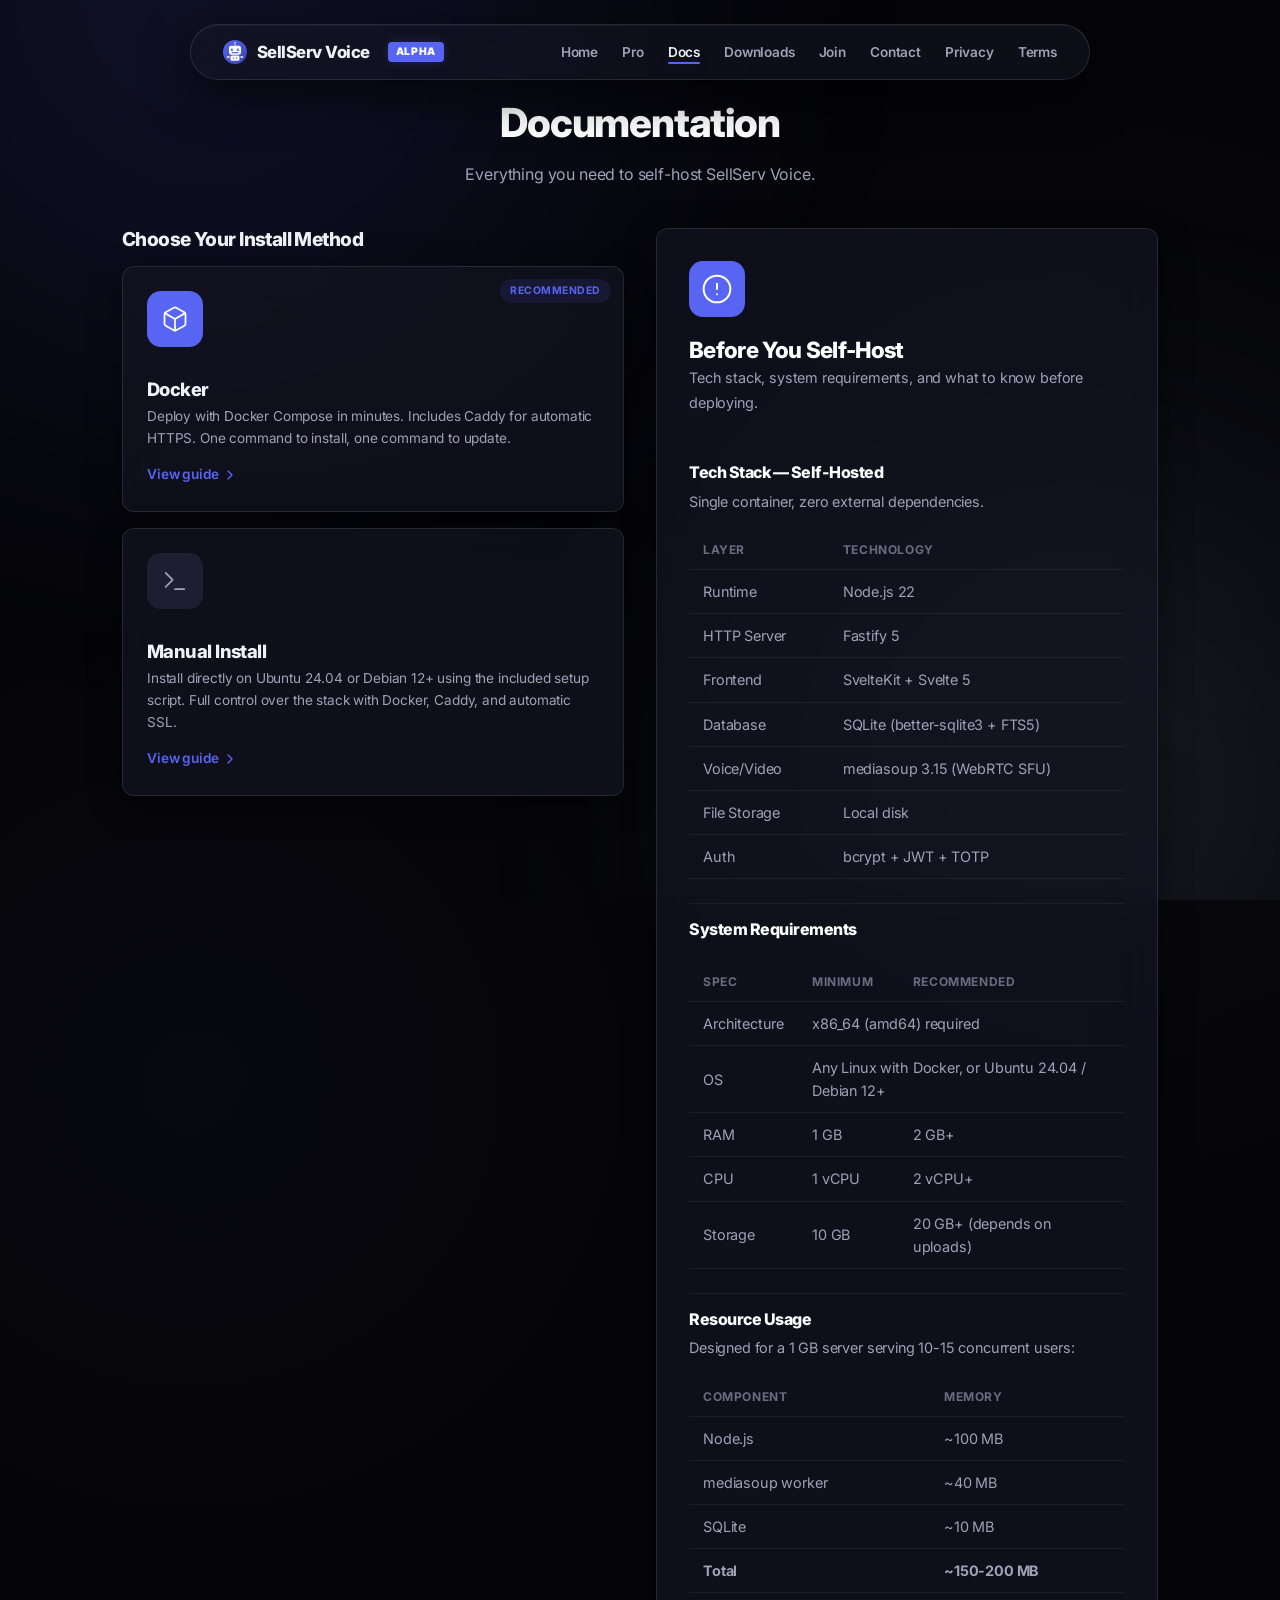
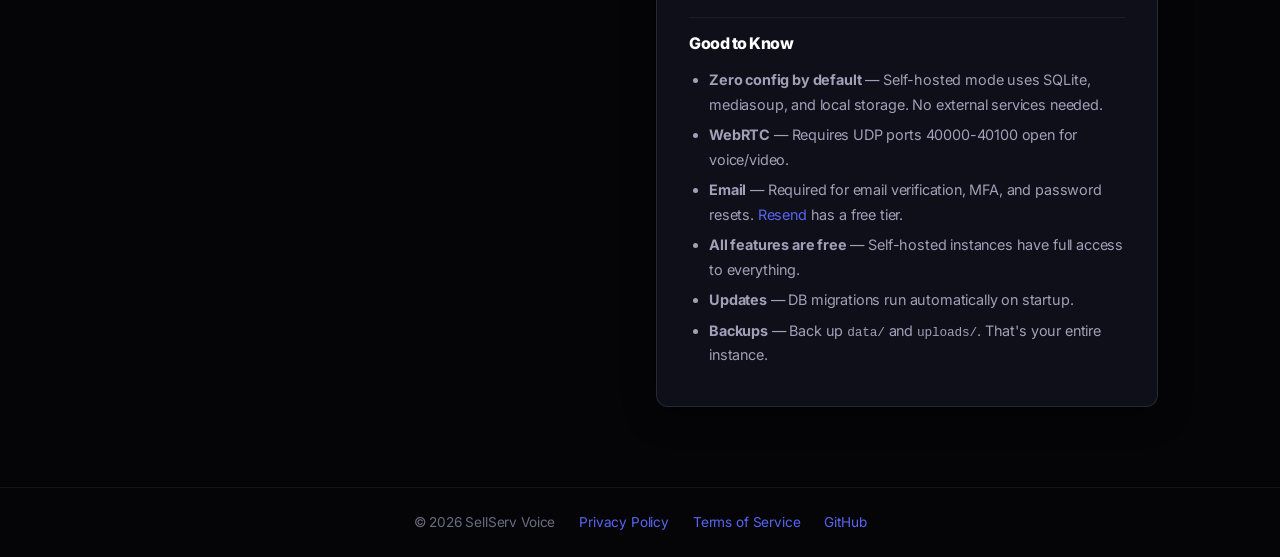
<file: docs.html>
<!DOCTYPE html>
<html lang="en">
<head>
  <meta charset="UTF-8">
  <meta name="viewport" content="width=device-width, initial-scale=1.0">
  <title>Documentation — SellServ Voice</title>
  <meta name="description" content="Self-hosting guides, system requirements, and setup instructions for SellServ Voice.">
  <meta property="og:image" content="https://info.sellserv.net/assets/screenshot.png">
  <link rel="icon" href="assets/favicon.svg" type="image/svg+xml">
  <link rel="preconnect" href="https://fonts.googleapis.com">
  <link rel="preconnect" href="https://fonts.gstatic.com" crossorigin>
  <link href="https://fonts.googleapis.com/css2?family=Inter:wght@400;500;600;700;800;900&display=swap" rel="stylesheet">
  <link rel="stylesheet" href="css/style.css">
</head>
<body>
  <div class="bg-orbs">
    <div class="orb"></div><div class="orb"></div><div class="orb"></div>
  </div>

  <nav class="navbar">
    <div class="container">
      <a href="https://info.sellserv.net" class="navbar-brand">
        <img src="assets/favicon.svg" alt="">SellServ Voice <span class="badge-alpha">Alpha</span>
      </a>
      <button class="hamburger" aria-label="Toggle navigation">
        <span></span><span></span><span></span>
      </button>
      <ul class="navbar-links">
        <li><a href="index.html">Home</a></li>
        <li><a href="pro.html">Pro</a></li>
        <li><a href="docs.html" class="active">Docs</a></li>
        <li><a href="downloads.html">Downloads</a></li>
        <li><a href="official.html">Join</a></li>
        <li><a href="contact.html">Contact</a></li>
        <li><a href="privacy.html">Privacy</a></li>
        <li><a href="terms.html">Terms</a></li>
      </ul>
    </div>
  </nav>

  <main>
    <section class="page-header">
      <div class="container">
        <h1>Documentation</h1>
        <p class="text-secondary">Everything you need to self-host SellServ Voice.</p>
      </div>
    </section>

    <section class="docs-cards-section">
      <div class="container">
        <div class="docs-cards-grid">

          <!-- Left column: Install methods -->
          <div class="docs-column">
            <h2 class="docs-column-title">Choose Your Install Method</h2>

            <a href="docs-docker.html" class="glass-card docs-choice-card reveal">
              <span class="docs-recommended-badge">Recommended</span>
              <div class="docs-choice-header">
                <div class="docs-card-icon">
                  <svg width="28" height="28" viewBox="0 0 24 24" fill="none" stroke="currentColor" stroke-width="1.5" stroke-linecap="round" stroke-linejoin="round"><path d="M21 16V8a2 2 0 0 0-1-1.73l-7-4a2 2 0 0 0-2 0l-7 4A2 2 0 0 0 3 8v8a2 2 0 0 0 1 1.73l7 4a2 2 0 0 0 2 0l7-4A2 2 0 0 0 21 16z"/><polyline points="3.27 6.96 12 12.01 20.73 6.96"/><line x1="12" y1="22.08" x2="12" y2="12"/></svg>
                </div>
              </div>
              <h3>Docker</h3>
              <p>Deploy with Docker Compose in minutes. Includes Caddy for automatic HTTPS. One command to install, one command to update.</p>
              <span class="docs-choice-link">View guide <svg width="16" height="16" viewBox="0 0 24 24" fill="none" stroke="currentColor" stroke-width="2" stroke-linecap="round" stroke-linejoin="round"><polyline points="9 18 15 12 9 6"/></svg></span>
            </a>

            <a href="docs-manual.html" class="glass-card docs-choice-card reveal">
              <div class="docs-choice-header">
                <div class="docs-card-icon docs-card-icon-secondary">
                  <svg width="28" height="28" viewBox="0 0 24 24" fill="none" stroke="currentColor" stroke-width="1.5" stroke-linecap="round" stroke-linejoin="round"><polyline points="4 17 10 11 4 5"/><line x1="12" y1="19" x2="20" y2="19"/></svg>
                </div>
              </div>
              <h3>Manual Install</h3>
              <p>Install directly on Ubuntu 24.04 or Debian 12+ using the included setup script. Full control over the stack with Docker, Caddy, and automatic SSL.</p>
              <span class="docs-choice-link">View guide <svg width="16" height="16" viewBox="0 0 24 24" fill="none" stroke="currentColor" stroke-width="2" stroke-linecap="round" stroke-linejoin="round"><polyline points="9 18 15 12 9 6"/></svg></span>
            </a>
          </div>

          <!-- Right column: Requirements -->
          <div class="glass-card docs-card reveal">
            <div class="docs-card-icon">
              <svg width="32" height="32" viewBox="0 0 24 24" fill="none" stroke="currentColor" stroke-width="1.5" stroke-linecap="round" stroke-linejoin="round"><circle cx="12" cy="12" r="10"/><line x1="12" y1="8" x2="12" y2="12"/><line x1="12" y1="16" x2="12.01" y2="16"/></svg>
            </div>
            <h2>Before You Self-Host</h2>
            <p class="docs-card-desc">Tech stack, system requirements, and what to know before deploying.</p>

            <h3>Tech Stack — Self-Hosted</h3>
            <p>Single container, zero external dependencies.</p>
            <table class="docs-table">
              <thead><tr><th>Layer</th><th>Technology</th></tr></thead>
              <tbody>
                <tr><td>Runtime</td><td>Node.js 22</td></tr>
                <tr><td>HTTP Server</td><td>Fastify 5</td></tr>
                <tr><td>Frontend</td><td>SvelteKit + Svelte 5</td></tr>
                <tr><td>Database</td><td>SQLite (better-sqlite3 + FTS5)</td></tr>
                <tr><td>Voice/Video</td><td>mediasoup 3.15 (WebRTC SFU)</td></tr>
                <tr><td>File Storage</td><td>Local disk</td></tr>
                <tr><td>Auth</td><td>bcrypt + JWT + TOTP</td></tr>
              </tbody>
            </table>

            <h3>System Requirements</h3>
            <table class="docs-table">
              <thead><tr><th>Spec</th><th>Minimum</th><th>Recommended</th></tr></thead>
              <tbody>
                <tr><td>Architecture</td><td colspan="2">x86_64 (amd64) required</td></tr>
                <tr><td>OS</td><td colspan="2">Any Linux with Docker, or Ubuntu 24.04 / Debian 12+</td></tr>
                <tr><td>RAM</td><td>1 GB</td><td>2 GB+</td></tr>
                <tr><td>CPU</td><td>1 vCPU</td><td>2 vCPU+</td></tr>
                <tr><td>Storage</td><td>10 GB</td><td>20 GB+ (depends on uploads)</td></tr>
              </tbody>
            </table>

            <h3>Resource Usage</h3>
            <p>Designed for a 1 GB server serving 10-15 concurrent users:</p>
            <table class="docs-table">
              <thead><tr><th>Component</th><th>Memory</th></tr></thead>
              <tbody>
                <tr><td>Node.js</td><td>~100 MB</td></tr>
                <tr><td>mediasoup worker</td><td>~40 MB</td></tr>
                <tr><td>SQLite</td><td>~10 MB</td></tr>
                <tr><td><strong>Total</strong></td><td><strong>~150-200 MB</strong></td></tr>
              </tbody>
            </table>

            <h3>Good to Know</h3>
            <ul>
              <li><strong>Zero config by default</strong> — Self-hosted mode uses SQLite, mediasoup, and local storage. No external services needed.</li>
              <li><strong>WebRTC</strong> — Requires UDP ports 40000-40100 open for voice/video.</li>
              <li><strong>Email</strong> — Required for email verification, MFA, and password resets. <a href="https://resend.com" target="_blank" rel="noopener">Resend</a> has a free tier.</li>
              <li><strong>All features are free</strong> — Self-hosted instances have full access to everything.</li>
              <li><strong>Updates</strong> — DB migrations run automatically on startup.</li>
              <li><strong>Backups</strong> — Back up <code>data/</code> and <code>uploads/</code>. That's your entire instance.</li>
            </ul>
          </div>

        </div>
      </div>
    </section>
  </main>

  <footer class="footer">
    <div class="container">
      <div class="footer-content">
        <span>&copy; 2026 SellServ Voice</span>
        <a href="privacy.html">Privacy Policy</a>
        <a href="terms.html">Terms of Service</a>
        <a href="https://github.com/sellserv/voice-server" target="_blank" rel="noopener">GitHub</a>
      </div>
    </div>
  </footer>

  <script src="js/main.js"></script>
</body>
</html>
</file>
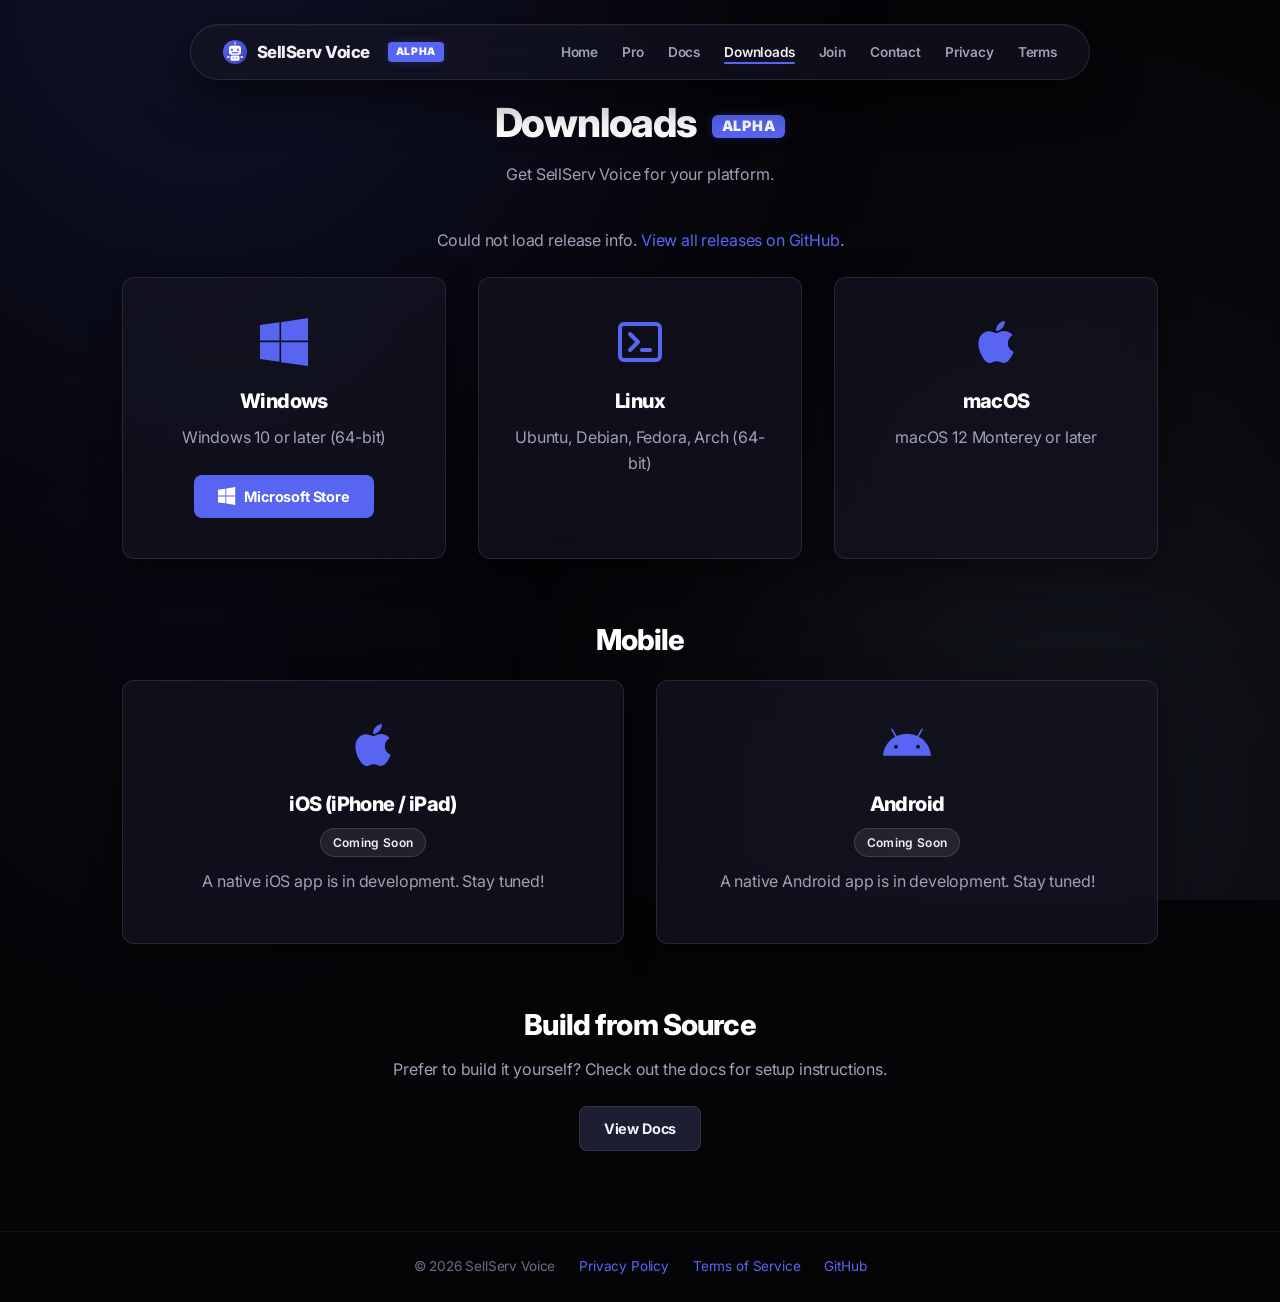
<file: downloads.html>
<!DOCTYPE html>
<html lang="en">
<head>
  <meta charset="UTF-8">
  <meta name="viewport" content="width=device-width, initial-scale=1.0">
  <title>Downloads — SellServ Voice</title>
  <meta name="description" content="Download SellServ Voice for Windows, Linux, or macOS.">
  <meta property="og:image" content="https://info.sellserv.net/assets/screenshot.png">
  <link rel="icon" href="assets/favicon.svg" type="image/svg+xml">
  <link rel="preconnect" href="https://fonts.googleapis.com">
  <link rel="preconnect" href="https://fonts.gstatic.com" crossorigin>
  <link href="https://fonts.googleapis.com/css2?family=Inter:wght@400;500;600;700;800;900&display=swap" rel="stylesheet">
  <link rel="stylesheet" href="css/style.css">
</head>
<body>
  <div class="bg-orbs">
    <div class="orb"></div><div class="orb"></div><div class="orb"></div>
  </div>

  <nav class="navbar">
    <div class="container">
      <a href="https://info.sellserv.net" class="navbar-brand">
        <img src="assets/favicon.svg" alt="">SellServ Voice <span class="badge-alpha">Alpha</span>
      </a>
      <button class="hamburger" aria-label="Toggle navigation">
        <span></span><span></span><span></span>
      </button>
      <ul class="navbar-links">
        <li><a href="index.html">Home</a></li>
        <li><a href="pro.html">Pro</a></li>
        <li><a href="docs.html">Docs</a></li>
        <li><a href="downloads.html" class="active">Downloads</a></li>
        <li><a href="official.html">Join</a></li>
        <li><a href="contact.html">Contact</a></li>
        <li><a href="privacy.html">Privacy</a></li>
        <li><a href="terms.html">Terms</a></li>
      </ul>
    </div>
  </nav>

  <main>
    <section class="page-header">
      <div class="container">
        <h1>Downloads <span class="badge-alpha" style="font-size: 0.9rem; padding: 3px 10px; border-radius: 6px;">Alpha</span></h1>
        <p class="text-secondary">Get SellServ Voice for your platform.</p>
      </div>
    </section>

    <section class="downloads-section">
      <div class="container">
        <p class="text-secondary" id="latest-version" style="text-align:center; margin-bottom: 24px;"></p>
        <div class="downloads-grid">
          <div class="glass-card download-card reveal">
            <div class="download-icon">
              <!-- Windows -->
              <svg xmlns="http://www.w3.org/2000/svg" width="48" height="48" viewBox="0 0 24 24" fill="currentColor"><path d="M0 3.449L9.75 2.1L9.751 11.3H0V3.449zm0 8.651h9.751V21.9L0 20.551V12.1zm10.549-10L24 0v11.3h-13.451V2.1zm13.451 10V24l-13.451-1.9v-10H24z"/></svg>
            </div>
            <h3>Windows</h3>
            <p class="text-secondary">Windows 10 or later (64-bit)</p>
            <a href="https://apps.microsoft.com/store/detail/9NTD3XLC0JRJ?cid=DevShareMCLPCS" target="_blank" class="btn btn-primary store-btn">
              <svg width="18" height="18" viewBox="0 0 24 24" fill="currentColor"><path d="M0 3.5L9.9 2.2V11.4H0V3.5ZM11 2L23 0V11.4H11V2ZM0 12.6H9.9V21.8L0 20.5V12.6ZM11 12.6H23V24L11 22V12.6Z"/></svg>
              Microsoft Store
            </a>
            <a href="#" id="download-windows" class="btn btn-secondary">Direct Download (.exe)</a>
          </div>
          <div class="glass-card download-card reveal">
            <div class="download-icon">
              <!-- Linux (Terminal) -->
              <svg xmlns="http://www.w3.org/2000/svg" viewBox="0 0 24 24" fill="none" stroke="currentColor" stroke-width="2" stroke-linecap="round" stroke-linejoin="round"><rect x="2" y="3" width="20" height="18" rx="2"/><polyline points="7 8 11 12 7 16"/><line x1="13" y1="16" x2="17" y2="16"/></svg>
            </div>
            <h3>Linux</h3>
            <p class="text-secondary">Ubuntu, Debian, Fedora, Arch (64-bit)</p>
            <div style="display:flex; gap:8px; flex-wrap:wrap; justify-content:center;">
              <a href="#" id="download-linux-deb" class="btn btn-primary">Download .deb</a>
              <a href="#" id="download-linux-pacman" class="btn btn-secondary">Download .pacman</a>
              <a href="#" id="download-linux-appimage" class="btn btn-secondary">Download .AppImage</a>
            </div>
          </div>
          <div class="glass-card download-card reveal">
            <div class="download-icon">
              <!-- Apple -->
              <svg xmlns="http://www.w3.org/2000/svg" viewBox="0 0 384 512" fill="currentColor"><path d="M318.7 268.7c-.2-36.7 16.4-64.4 50-84.8-18.8-26.9-47.2-41.7-84.7-44.6-35.5-2.8-74.3 20.7-88.5 20.7-15 0-49.4-19.7-76.4-19.7C63.3 141.2 4 184.8 4 273.5q0 39.3 14.4 81.2c12.8 36.7 59 126.7 107.2 125.2 25.2-.6 43-17.9 75.8-17.9 31.8 0 48.3 17.9 76.4 17.9 48.6-.7 90.4-82.5 102.6-119.3-65.2-30.7-61.7-90-61.7-91.9zm-56.6-164.2c27.3-32.4 24.8-61.9 24-72.5-24.1 1.4-52 16.4-67.9 34.9-17.5 19.8-27.8 44.3-25.6 71.9 26.1 2 49.9-11.4 69.5-34.3z"/></svg>
            </div>
            <h3>macOS</h3>
            <p class="text-secondary">macOS 12 Monterey or later</p>
            <a href="#" id="download-mac-arm" class="btn btn-primary">Download .dmg</a>
          </div>
        </div>

        <div style="margin-top: 64px;">
          <h2 style="text-align: center; margin-bottom: 24px;">Mobile</h2>
          <div class="downloads-grid">
            <div class="glass-card download-card reveal">
              <div class="download-icon">
                <!-- Apple (iOS) -->
                <svg xmlns="http://www.w3.org/2000/svg" viewBox="0 0 384 512" fill="currentColor"><path d="M318.7 268.7c-.2-36.7 16.4-64.4 50-84.8-18.8-26.9-47.2-41.7-84.7-44.6-35.5-2.8-74.3 20.7-88.5 20.7-15 0-49.4-19.7-76.4-19.7C63.3 141.2 4 184.8 4 273.5q0 39.3 14.4 81.2c12.8 36.7 59 126.7 107.2 125.2 25.2-.6 43-17.9 75.8-17.9 31.8 0 48.3 17.9 76.4 17.9 48.6-.7 90.4-82.5 102.6-119.3-65.2-30.7-61.7-90-61.7-91.9zm-56.6-164.2c27.3-32.4 24.8-61.9 24-72.5-24.1 1.4-52 16.4-67.9 34.9-17.5 19.8-27.8 44.3-25.6 71.9 26.1 2 49.9-11.4 69.5-34.3z"/></svg>
              </div>
              <h3>iOS (iPhone / iPad)</h3>
              <span class="badge-coming-soon">Coming Soon</span>
              <p class="text-secondary">A native iOS app is in development. Stay tuned!</p>
            </div>
            <div class="glass-card download-card reveal">
              <div class="download-icon">
                <!-- Android -->
                <svg xmlns="http://www.w3.org/2000/svg" viewBox="0 0 576 512" fill="currentColor"><path d="M420.55 301.93a24 24 0 1 1 24-24 24 24 0 0 1-24 24m-265.1 0a24 24 0 1 1 24-24 24 24 0 0 1-24 24m273.7-144.48l47.94-83a10 10 0 1 0-17.27-10l-48.54 84.07a301.25 301.25 0 0 0-246.56 0L116.18 64.45a10 10 0 1 0-17.27 10l47.94 83C64.53 202.22 8.24 285.55 0 384h576c-8.24-98.45-64.54-181.78-146.85-226.55"/></svg>
              </div>
              <h3>Android</h3>
              <span class="badge-coming-soon">Coming Soon</span>
              <p class="text-secondary">A native Android app is in development. Stay tuned!</p>
            </div>
          </div>
        </div>

        <div class="downloads-alt reveal" style="margin-top: 64px; text-align: center;">
          <h2>Build from Source</h2>
          <p class="text-secondary" style="margin: 12px 0 24px;">Prefer to build it yourself? Check out the docs for setup instructions.</p>
          <a href="docs.html" class="btn btn-secondary">View Docs</a>
        </div>
      </div>
    </section>
  </main>

  <footer class="footer">
    <div class="container">
      <div class="footer-content">
        <span>&copy; 2026 SellServ Voice</span>
        <a href="privacy.html">Privacy Policy</a>
        <a href="terms.html">Terms of Service</a>
        <a href="https://github.com/sellserv/voice-server" target="_blank" rel="noopener">GitHub</a>
      </div>
    </div>
  </footer>

  <script src="js/main.js"></script>
  <script>
    fetch('https://api.github.com/repos/sellserv/voice-server/releases/latest')
      .then(r => r.json())
      .then(release => {
        const v = release.tag_name;
        const ver = v.replace(/^v/, '');
        document.getElementById('latest-version').textContent = 'Latest version: ' + v;

        const asset = ext => release.assets.find(a => a.name.endsWith(ext));

        const setLink = (id, a) => {
          const el = document.getElementById(id);
          if (el && a) el.href = a.browser_download_url;
        };

        setLink('download-windows', asset('.exe'));
        setLink('download-linux-deb', asset('.deb'));
        setLink('download-linux-pacman', asset('.pacman'));
        setLink('download-linux-appimage', asset('.AppImage'));
        setLink('download-mac-arm', asset('.dmg'));
      })
      .catch(() => {
        document.getElementById('latest-version').innerHTML = 'Could not load release info. <a href="https://github.com/sellserv/voice-server/releases" target="_blank" rel="noopener">View all releases on GitHub</a>.';
        ['download-windows', 'download-linux-deb', 'download-linux-pacman', 'download-linux-appimage', 'download-mac-arm'].forEach(id => {
          const el = document.getElementById(id);
          if (el) el.style.display = 'none';
        });
      });
  </script>
</body>
</html>
</file>
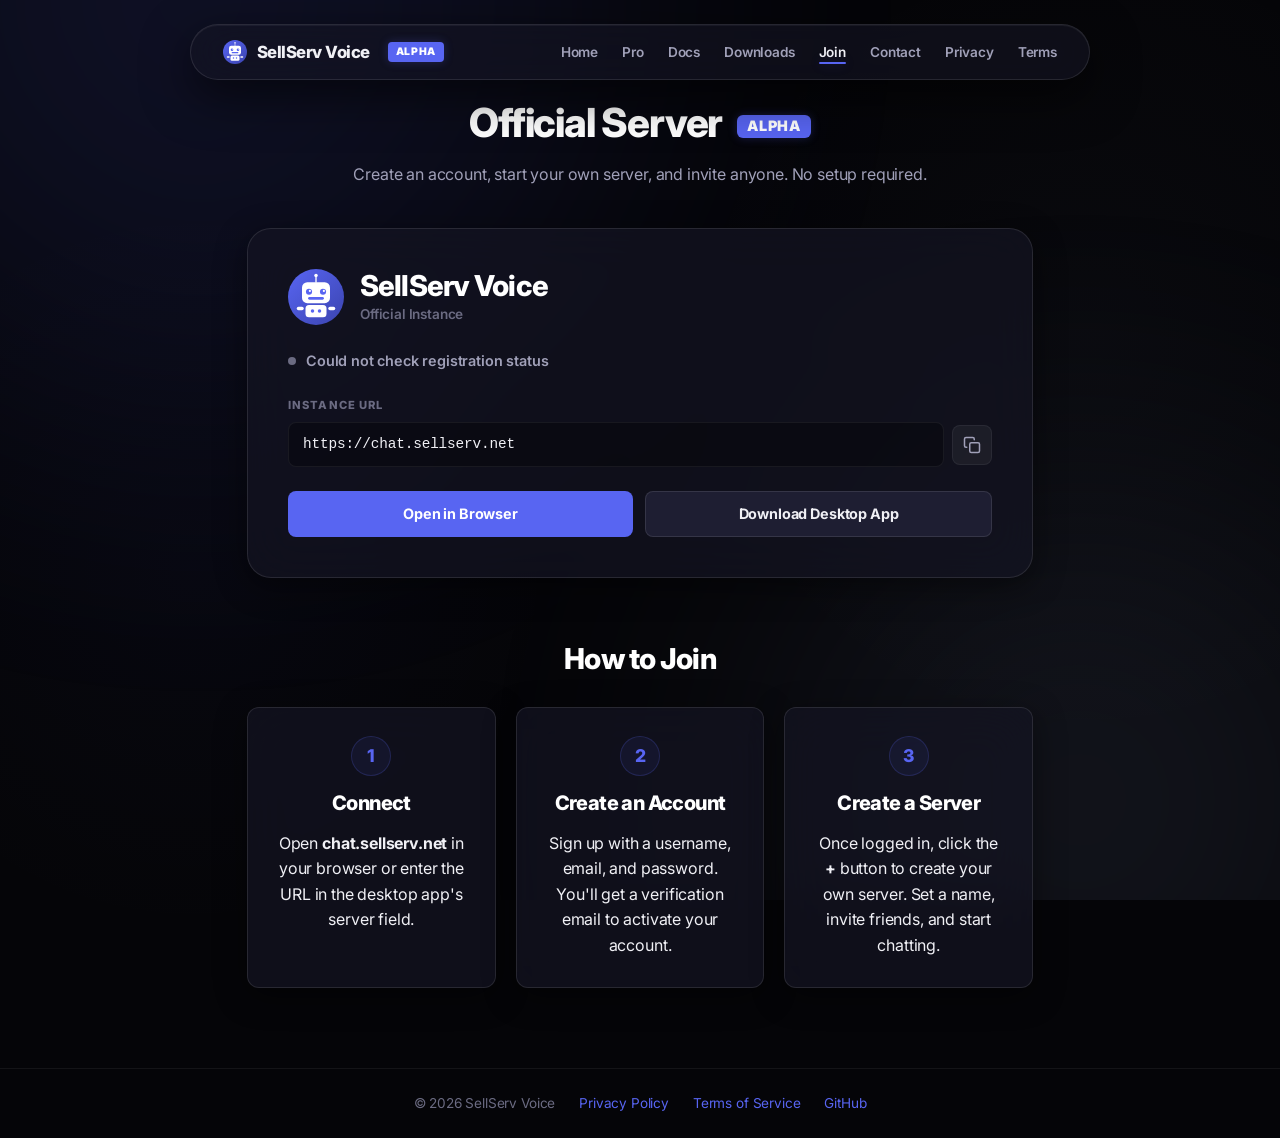
<file: official.html>
<!DOCTYPE html>
<html lang="en">
<head>
  <meta charset="UTF-8">
  <meta name="viewport" content="width=device-width, initial-scale=1.0">
  <title>Official Server — SellServ Voice</title>
  <meta name="description" content="Join the official SellServ Voice instance — create your own server, invite friends, and start chatting.">
  <meta property="og:image" content="https://info.sellserv.net/assets/screenshot.png">
  <link rel="icon" href="assets/favicon.svg" type="image/svg+xml">
  <link rel="preconnect" href="https://fonts.googleapis.com">
  <link rel="preconnect" href="https://fonts.gstatic.com" crossorigin>
  <link href="https://fonts.googleapis.com/css2?family=Inter:wght@400;500;600;700;800;900&display=swap" rel="stylesheet">
  <link rel="stylesheet" href="css/style.css">
</head>
<body>
  <div class="bg-orbs">
    <div class="orb"></div><div class="orb"></div><div class="orb"></div>
  </div>

  <nav class="navbar">
    <div class="container">
      <a href="https://info.sellserv.net" class="navbar-brand">
        <img src="assets/favicon.svg" alt="">SellServ Voice <span class="badge-alpha">Alpha</span>
      </a>
      <button class="hamburger" aria-label="Toggle navigation">
        <span></span><span></span><span></span>
      </button>
      <ul class="navbar-links">
        <li><a href="index.html">Home</a></li>
        <li><a href="pro.html">Pro</a></li>
        <li><a href="docs.html">Docs</a></li>
        <li><a href="downloads.html">Downloads</a></li>
        <li><a href="official.html" class="active">Join</a></li>
        <li><a href="contact.html">Contact</a></li>
        <li><a href="privacy.html">Privacy</a></li>
        <li><a href="terms.html">Terms</a></li>
      </ul>
    </div>
  </nav>

  <main>
    <section class="page-header">
      <div class="container">
        <h1>Official Server <span class="badge-alpha" style="font-size: 0.9rem; padding: 3px 10px; border-radius: 6px;">Alpha</span></h1>
        <p class="text-secondary">Create an account, start your own server, and invite anyone. No setup required.</p>
      </div>
    </section>

    <section class="community-section">
      <div class="container container-tight">

        <!-- Instance Widget -->
        <div class="server-widget glass-card" id="server-widget">
          <div class="widget-content">
            <div class="widget-header">
              <div class="widget-icon">
                <img src="assets/favicon.svg" alt="" class="widget-icon-img">
              </div>
              <div class="widget-info">
                <h2>SellServ Voice</h2>
                <p class="widget-tagline">Official Instance</p>
              </div>
            </div>

            <div class="registration-status" id="reg-status">
              <div class="reg-status-dot" id="reg-dot"></div>
              <span id="reg-text">Checking registration status...</span>
            </div>

            <div class="widget-connect">
              <div class="connect-label">Instance URL</div>
              <div class="connect-url-row">
                <code class="connect-url" id="connect-url">https://chat.sellserv.net</code>
                <button class="copy-btn" id="copy-btn" title="Copy URL">
                  <svg width="18" height="18" viewBox="0 0 24 24" fill="none" stroke="currentColor" stroke-width="2" stroke-linecap="round" stroke-linejoin="round">
                    <rect x="9" y="9" width="13" height="13" rx="2" ry="2"></rect>
                    <path d="M5 15H4a2 2 0 0 1-2-2V4a2 2 0 0 1 2-2h9a2 2 0 0 1 2 2v1"></path>
                  </svg>
                </button>
              </div>
            </div>

            <div class="widget-actions">
              <a href="https://chat.sellserv.net" class="btn btn-primary join-btn" target="_blank" rel="noopener">Open in Browser</a>
              <a href="downloads.html" class="btn btn-secondary join-btn">Download Desktop App</a>
            </div>
          </div>

        </div>

        <!-- How it works -->
        <div class="how-it-works">
          <h2>How to Join</h2>
          <div class="steps-grid">
            <div class="glass-card step-card">
              <div class="step-number">1</div>
              <h3>Connect</h3>
              <p>Open <strong>chat.sellserv.net</strong> in your browser or enter the URL in the desktop app's server field.</p>
            </div>
            <div class="glass-card step-card">
              <div class="step-number">2</div>
              <h3>Create an Account</h3>
              <p>Sign up with a username, email, and password. You'll get a verification email to activate your account.</p>
            </div>
            <div class="glass-card step-card">
              <div class="step-number">3</div>
              <h3>Create a Server</h3>
              <p>Once logged in, click the <strong>+</strong> button to create your own server. Set a name, invite friends, and start chatting.</p>
            </div>
          </div>
        </div>

      </div>
    </section>
  </main>

  <footer class="footer">
    <div class="container">
      <div class="footer-content">
        <span>&copy; 2026 SellServ Voice</span>
        <a href="privacy.html">Privacy Policy</a>
        <a href="terms.html">Terms of Service</a>
        <a href="https://github.com/sellserv/voice-server" target="_blank" rel="noopener">GitHub</a>
      </div>
    </div>
  </footer>

  <script src="js/main.js"></script>
  <script>
    (async function() {
      const dot = document.getElementById('reg-dot');
      const text = document.getElementById('reg-text');
      try {
        const res = await fetch('https://chat.sellserv.net/api/public/instance/info');
        if (!res.ok) throw new Error();
        const data = await res.json();
        if (data.registrationOpen) {
          dot.classList.add('open');
          text.textContent = 'Registration is open';
        } else {
          dot.classList.add('closed');
          text.textContent = 'Registration is currently closed';
        }
      } catch {
        dot.classList.add('error');
        text.textContent = 'Could not check registration status';
      }
    })();

    document.getElementById('copy-btn').addEventListener('click', function() {
      navigator.clipboard.writeText('https://chat.sellserv.net').then(() => {
        this.innerHTML = '<svg width="18" height="18" viewBox="0 0 24 24" fill="none" stroke="#34d399" stroke-width="2.5" stroke-linecap="round" stroke-linejoin="round"><polyline points="20 6 9 17 4 12"></polyline></svg>';
        setTimeout(() => {
          this.innerHTML = '<svg width="18" height="18" viewBox="0 0 24 24" fill="none" stroke="currentColor" stroke-width="2" stroke-linecap="round" stroke-linejoin="round"><rect x="9" y="9" width="13" height="13" rx="2" ry="2"></rect><path d="M5 15H4a2 2 0 0 1-2-2V4a2 2 0 0 1 2-2h9a2 2 0 0 1 2 2v1"></path></svg>';
        }, 2000);
      });
    });
  </script>
</body>
</html>
</file>
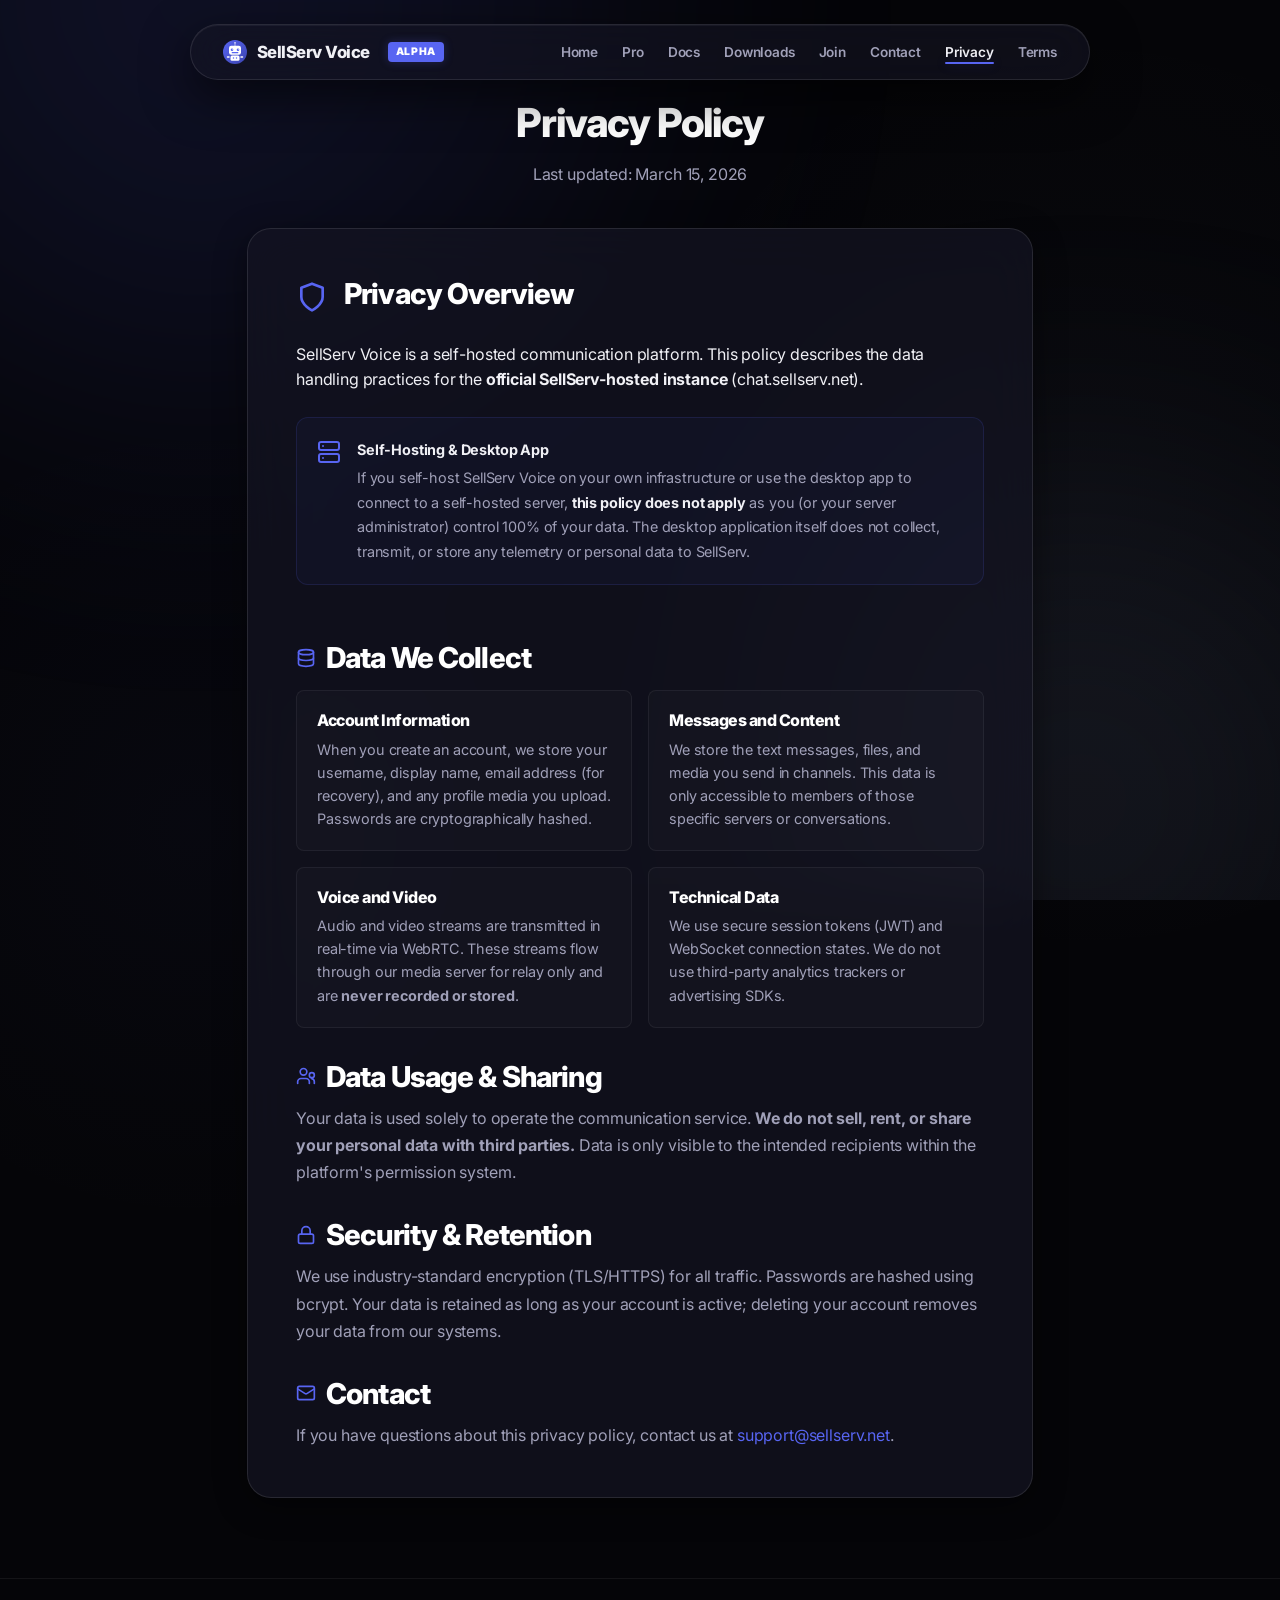
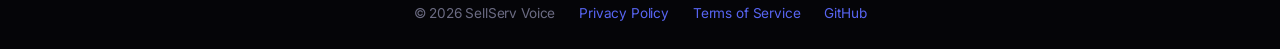
<file: privacy.html>
<!DOCTYPE html>
<html lang="en">
<head>
  <meta charset="UTF-8">
  <meta name="viewport" content="width=device-width, initial-scale=1.0">
  <title>Privacy Policy — SellServ Voice</title>
  <meta name="description" content="Privacy policy for SellServ Voice and SellServ Voice desktop application.">
  <meta property="og:image" content="https://info.sellserv.net/assets/screenshot.png">
  <link rel="icon" href="assets/favicon.svg" type="image/svg+xml">
  <link rel="preconnect" href="https://fonts.googleapis.com">
  <link rel="preconnect" href="https://fonts.gstatic.com" crossorigin>
  <link href="https://fonts.googleapis.com/css2?family=Inter:wght@400;500;600;700;800;900&display=swap" rel="stylesheet">
  <link rel="stylesheet" href="css/style.css">
</head>
<body>
  <div class="bg-orbs">
    <div class="orb"></div><div class="orb"></div><div class="orb"></div>
  </div>

  <nav class="navbar">
    <div class="container">
      <a href="https://info.sellserv.net" class="navbar-brand">
        <img src="assets/favicon.svg" alt="">SellServ Voice <span class="badge-alpha">Alpha</span>
      </a>
      <button class="hamburger" aria-label="Toggle navigation">
        <span></span><span></span><span></span>
      </button>
      <ul class="navbar-links">
        <li><a href="index.html">Home</a></li>
        <li><a href="pro.html">Pro</a></li>
        <li><a href="docs.html">Docs</a></li>
        <li><a href="downloads.html">Downloads</a></li>
        <li><a href="official.html">Join</a></li>
        <li><a href="contact.html">Contact</a></li>
        <li><a href="privacy.html" class="active">Privacy</a></li>
        <li><a href="terms.html">Terms</a></li>
      </ul>
    </div>
  </nav>

  <main>
    <section class="page-header">
      <div class="container">
        <h1>Privacy Policy</h1>
        <p class="text-secondary">Last updated: March 15, 2026</p>
      </div>
    </section>

    <section class="privacy-section">
      <div class="container container-tight">
        <div class="glass-card privacy-content reveal">

          <div class="privacy-header">
            <div class="header-icon-main">
              <svg xmlns="http://www.w3.org/2000/svg" width="32" height="32" viewBox="0 0 24 24" fill="none" stroke="currentColor" stroke-width="2" stroke-linecap="round" stroke-linejoin="round"><path d="M12 22s8-4 8-10V5l-8-3-8 3v7c0 6 8 10 8 10z"/></svg>
            </div>
            <h2>Privacy Overview</h2>
          </div>
          <p>SellServ Voice is a self-hosted communication platform. This policy describes the data handling practices for the <strong>official SellServ-hosted instance</strong> (chat.sellserv.net).</p>
          
          <div class="privacy-note">
            <div class="note-icon">
              <svg xmlns="http://www.w3.org/2000/svg" width="24" height="24" viewBox="0 0 24 24" fill="none" stroke="currentColor" stroke-width="2" stroke-linecap="round" stroke-linejoin="round"><rect width="20" height="8" x="2" y="2" rx="2" ry="2"/><rect width="20" height="8" x="2" y="14" rx="2" ry="2"/><line x1="6" x2="6.01" y1="6" y2="6"/><line x1="6" x2="6.01" y1="18" y2="18"/></svg>
            </div>
            <div class="note-content">
              <strong>Self-Hosting & Desktop App</strong>
              <p>If you self-host SellServ Voice on your own infrastructure or use the desktop app to connect to a self-hosted server, <strong>this policy does not apply</strong> as you (or your server administrator) control 100% of your data. The desktop application itself does not collect, transmit, or store any telemetry or personal data to SellServ.</p>
            </div>
          </div>

          <div class="section-group">
            <div class="section-header-row">
              <svg xmlns="http://www.w3.org/2000/svg" width="20" height="20" viewBox="0 0 24 24" fill="none" stroke="currentColor" stroke-width="2" stroke-linecap="round" stroke-linejoin="round"><ellipse cx="12" cy="5" rx="9" ry="3"/><path d="M3 5V19A9 3 0 0 0 21 19V5"/><path d="M3 12A9 3 0 0 0 21 12"/></svg>
              <h2>Data We Collect</h2>
            </div>

            <div class="data-grid">
              <div class="data-item">
                <h3>Account Information</h3>
                <p>When you create an account, we store your username, display name, email address (for recovery), and any profile media you upload. Passwords are cryptographically hashed.</p>
              </div>
              <div class="data-item">
                <h3>Messages and Content</h3>
                <p>We store the text messages, files, and media you send in channels. This data is only accessible to members of those specific servers or conversations.</p>
              </div>
              <div class="data-item">
                <h3>Voice and Video</h3>
                <p>Audio and video streams are transmitted in real-time via WebRTC. These streams flow through our media server for relay only and are <strong>never recorded or stored</strong>.</p>
              </div>
              <div class="data-item">
                <h3>Technical Data</h3>
                <p>We use secure session tokens (JWT) and WebSocket connection states. We do not use third-party analytics trackers or advertising SDKs.</p>
              </div>
            </div>
          </div>

          <div class="section-group">
            <div class="section-header-row">
              <svg xmlns="http://www.w3.org/2000/svg" width="20" height="20" viewBox="0 0 24 24" fill="none" stroke="currentColor" stroke-width="2" stroke-linecap="round" stroke-linejoin="round"><path d="M16 21v-2a4 4 0 0 0-4-4H6a4 4 0 0 0-4 4v2"/><circle cx="9" cy="7" r="4"/><path d="M22 21v-2a4 4 0 0 0-3-3.87"/><circle cx="19" cy="11" r="3"/></svg>
              <h2>Data Usage & Sharing</h2>
            </div>
            <p>Your data is used solely to operate the communication service. <strong>We do not sell, rent, or share your personal data with third parties.</strong> Data is only visible to the intended recipients within the platform's permission system.</p>
          </div>

          <div class="section-group">
            <div class="section-header-row">
              <svg xmlns="http://www.w3.org/2000/svg" width="20" height="20" viewBox="0 0 24 24" fill="none" stroke="currentColor" stroke-width="2" stroke-linecap="round" stroke-linejoin="round"><rect width="18" height="11" x="3" y="11" rx="2" ry="2"/><path d="M7 11V7a5 5 0 0 1 10 0v4"/></svg>
              <h2>Security & Retention</h2>
            </div>
            <p>We use industry-standard encryption (TLS/HTTPS) for all traffic. Passwords are hashed using bcrypt. Your data is retained as long as your account is active; deleting your account removes your data from our systems.</p>
          </div>

          <div class="section-group">
            <div class="section-header-row">
              <svg xmlns="http://www.w3.org/2000/svg" width="20" height="20" viewBox="0 0 24 24" fill="none" stroke="currentColor" stroke-width="2" stroke-linecap="round" stroke-linejoin="round"><rect width="20" height="16" x="2" y="4" rx="2"/><path d="m22 7-8.97 5.7a1.94 1.94 0 0 1-2.06 0L2 7"/></svg>
              <h2>Contact</h2>
            </div>
            <p>If you have questions about this privacy policy, contact us at <a href="mailto:support@sellserv.net">support@sellserv.net</a>.</p>
          </div>

        </div>
      </div>
    </section>
  </main>

  <footer class="footer">
    <div class="container">
      <div class="footer-content">
        <span>&copy; 2026 SellServ Voice</span>
        <a href="privacy.html">Privacy Policy</a>
        <a href="terms.html">Terms of Service</a>
        <a href="https://github.com/sellserv/voice-server" target="_blank" rel="noopener">GitHub</a>
      </div>
    </div>
  </footer>

  <script src="js/main.js"></script>
</body>
</html>
</file>
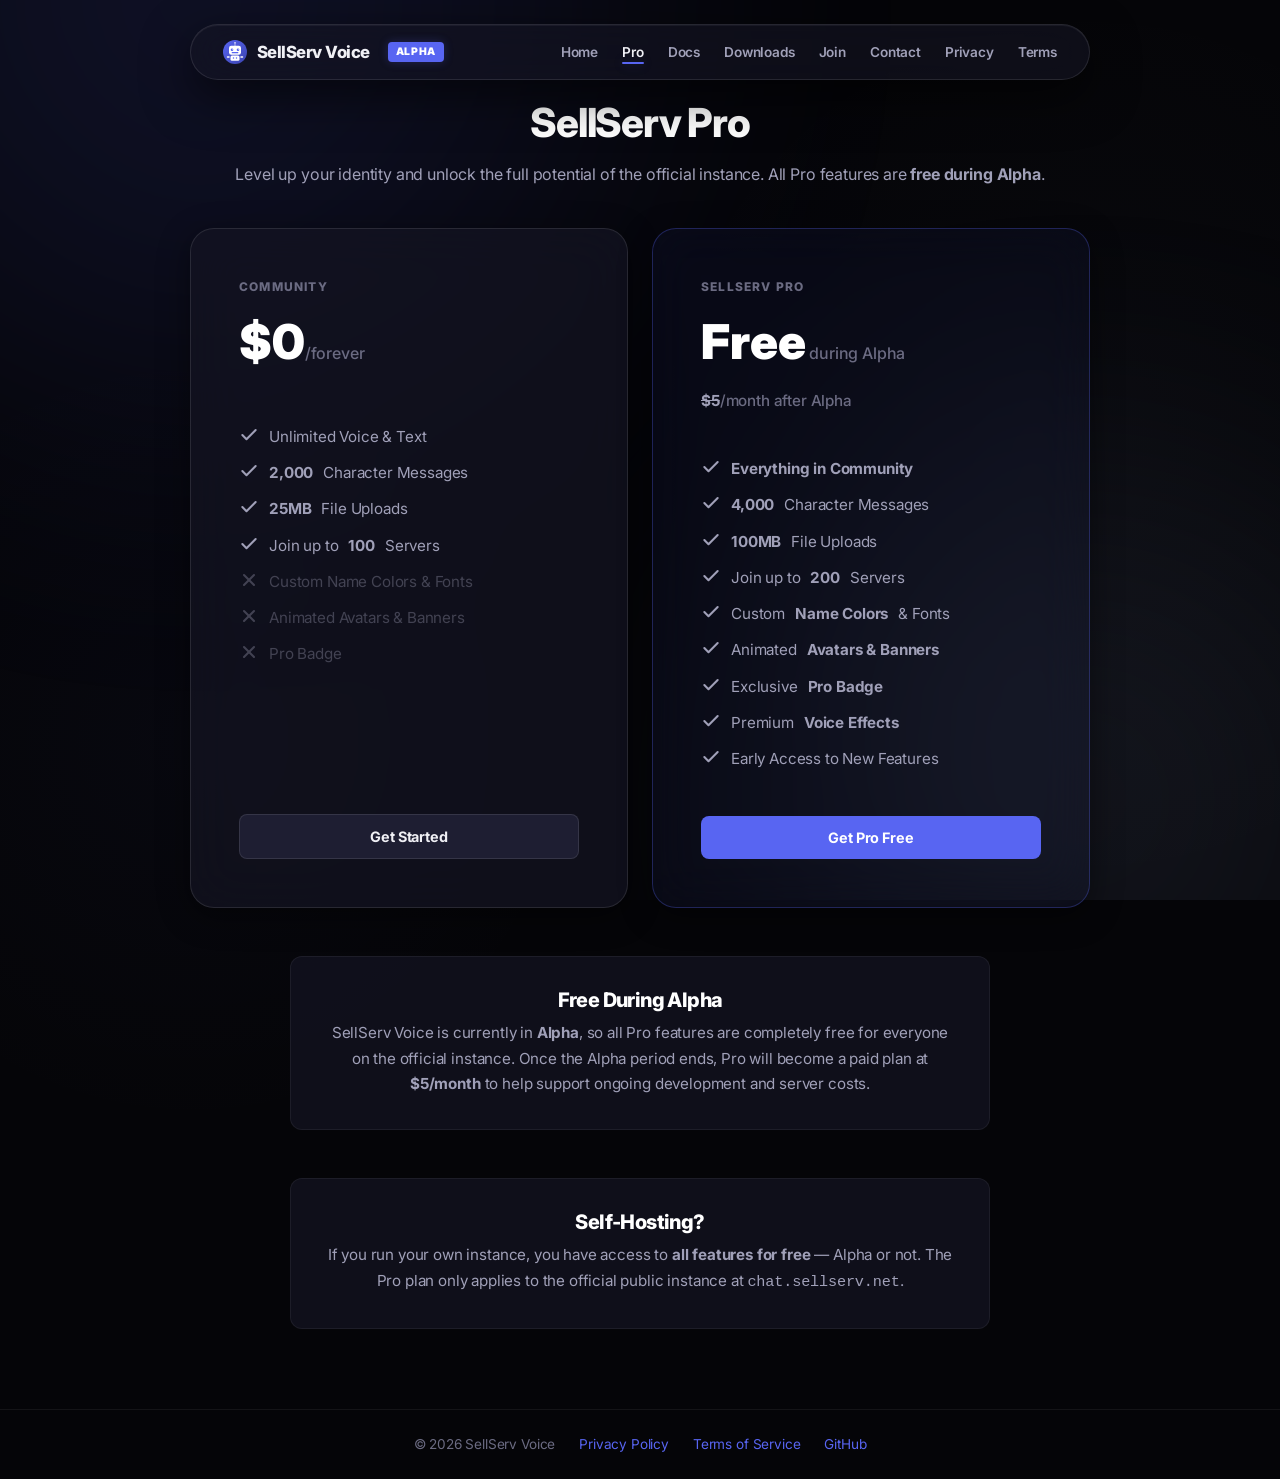
<file: pro.html>
<!DOCTYPE html>
<html lang="en">
<head>
  <meta charset="UTF-8">
  <meta name="viewport" content="width=device-width, initial-scale=1.0">
  <title>Pro Plan — SellServ Voice</title>
  <meta name="description" content="Upgrade to SellServ Pro for premium features on the official instance. Custom identity, higher limits, and more.">
  <meta property="og:image" content="https://info.sellserv.net/assets/screenshot.png">
  <link rel="icon" href="assets/favicon.svg" type="image/svg+xml">
  <link rel="preconnect" href="https://fonts.googleapis.com">
  <link rel="preconnect" href="https://fonts.gstatic.com" crossorigin>
  <link href="https://fonts.googleapis.com/css2?family=Inter:wght@400;500;600;700;800;900&display=swap" rel="stylesheet">
  <link rel="stylesheet" href="css/style.css">
</head>
<body>
  <div class="bg-orbs">
    <div class="orb"></div><div class="orb"></div><div class="orb"></div>
  </div>

  <nav class="navbar">
    <div class="container">
      <a href="https://info.sellserv.net" class="navbar-brand">
        <img src="assets/favicon.svg" alt="">SellServ Voice <span class="badge-alpha">Alpha</span>
      </a>
      <button class="hamburger" aria-label="Toggle navigation">
        <span></span><span></span><span></span>
      </button>
      <ul class="navbar-links">
        <li><a href="index.html">Home</a></li>
        <li><a href="pro.html" class="active">Pro</a></li>
        <li><a href="docs.html">Docs</a></li>
        <li><a href="downloads.html">Downloads</a></li>
        <li><a href="official.html">Join</a></li>
        <li><a href="contact.html">Contact</a></li>
        <li><a href="privacy.html">Privacy</a></li>
        <li><a href="terms.html">Terms</a></li>
      </ul>
    </div>
  </nav>

  <main>
    <section class="page-header">
      <div class="container">
        <h1>SellServ Pro</h1>
        <p class="text-secondary">Level up your identity and unlock the full potential of the official instance. All Pro features are <strong>free during Alpha</strong>.</p>
      </div>
    </section>

    <section class="pricing-section">
      <div class="container">
        <div class="pricing-grid">

          <!-- Free Plan -->
          <div class="glass-card pricing-card card-featured reveal">
            <div class="pricing-header">
              <span class="plan-name">Community</span>
              <div class="plan-price">$0<span>/forever</span></div>
            </div>
            <ul class="benefits-list">
              <li>
                <svg width="20" height="20" viewBox="0 0 24 24" fill="none" stroke="currentColor" stroke-width="2.5" stroke-linecap="round" stroke-linejoin="round"><polyline points="20 6 9 17 4 12"></polyline></svg>
                Unlimited Voice & Text
              </li>
              <li>
                <svg width="20" height="20" viewBox="0 0 24 24" fill="none" stroke="currentColor" stroke-width="2.5" stroke-linecap="round" stroke-linejoin="round"><polyline points="20 6 9 17 4 12"></polyline></svg>
                <strong>2,000</strong> Character Messages
              </li>
              <li>
                <svg width="20" height="20" viewBox="0 0 24 24" fill="none" stroke="currentColor" stroke-width="2.5" stroke-linecap="round" stroke-linejoin="round"><polyline points="20 6 9 17 4 12"></polyline></svg>
                <strong>25MB</strong> File Uploads
              </li>
              <li>
                <svg width="20" height="20" viewBox="0 0 24 24" fill="none" stroke="currentColor" stroke-width="2.5" stroke-linecap="round" stroke-linejoin="round"><polyline points="20 6 9 17 4 12"></polyline></svg>
                Join up to <strong>100</strong> Servers
              </li>
              <li class="disabled">
                <svg width="20" height="20" viewBox="0 0 24 24" fill="none" stroke="currentColor" stroke-width="2.5" stroke-linecap="round" stroke-linejoin="round"><line x1="18" y1="6" x2="6" y2="18"></line><line x1="6" y1="6" x2="18" y2="18"></line></svg>
                Custom Name Colors & Fonts
              </li>
              <li class="disabled">
                <svg width="20" height="20" viewBox="0 0 24 24" fill="none" stroke="currentColor" stroke-width="2.5" stroke-linecap="round" stroke-linejoin="round"><line x1="18" y1="6" x2="6" y2="18"></line><line x1="6" y1="6" x2="18" y2="18"></line></svg>
                Animated Avatars & Banners
              </li>
              <li class="disabled">
                <svg width="20" height="20" viewBox="0 0 24 24" fill="none" stroke="currentColor" stroke-width="2.5" stroke-linecap="round" stroke-linejoin="round"><line x1="18" y1="6" x2="6" y2="18"></line><line x1="6" y1="6" x2="18" y2="18"></line></svg>
                Pro Badge
              </li>
            </ul>
            <a href="https://chat.sellserv.net" class="btn btn-secondary">Get Started</a>
          </div>

          <!-- Pro Plan -->
          <div class="glass-card pricing-card featured card-featured reveal">
            <div class="pricing-header">
              <span class="plan-name">SellServ Pro</span>
              <div class="plan-price">Free<span> during Alpha</span></div>
              <div class="plan-price-future"><s>$5</s><span>/month after Alpha</span></div>
            </div>
            <ul class="benefits-list">
              <li>
                <svg width="20" height="20" viewBox="0 0 24 24" fill="none" stroke="currentColor" stroke-width="2.5" stroke-linecap="round" stroke-linejoin="round"><polyline points="20 6 9 17 4 12"></polyline></svg>
                <strong>Everything in Community</strong>
              </li>
              <li>
                <svg width="20" height="20" viewBox="0 0 24 24" fill="none" stroke="currentColor" stroke-width="2.5" stroke-linecap="round" stroke-linejoin="round"><polyline points="20 6 9 17 4 12"></polyline></svg>
                <strong>4,000</strong> Character Messages
              </li>
              <li>
                <svg width="20" height="20" viewBox="0 0 24 24" fill="none" stroke="currentColor" stroke-width="2.5" stroke-linecap="round" stroke-linejoin="round"><polyline points="20 6 9 17 4 12"></polyline></svg>
                <strong>100MB</strong> File Uploads
              </li>
              <li>
                <svg width="20" height="20" viewBox="0 0 24 24" fill="none" stroke="currentColor" stroke-width="2.5" stroke-linecap="round" stroke-linejoin="round"><polyline points="20 6 9 17 4 12"></polyline></svg>
                Join up to <strong>200</strong> Servers
              </li>
              <li>
                <svg width="20" height="20" viewBox="0 0 24 24" fill="none" stroke="currentColor" stroke-width="2.5" stroke-linecap="round" stroke-linejoin="round"><polyline points="20 6 9 17 4 12"></polyline></svg>
                Custom <strong>Name Colors</strong> & Fonts
              </li>
              <li>
                <svg width="20" height="20" viewBox="0 0 24 24" fill="none" stroke="currentColor" stroke-width="2.5" stroke-linecap="round" stroke-linejoin="round"><polyline points="20 6 9 17 4 12"></polyline></svg>
                Animated <strong>Avatars & Banners</strong>
              </li>
              <li>
                <svg width="20" height="20" viewBox="0 0 24 24" fill="none" stroke="currentColor" stroke-width="2.5" stroke-linecap="round" stroke-linejoin="round"><polyline points="20 6 9 17 4 12"></polyline></svg>
                Exclusive <strong>Pro Badge</strong>
              </li>
              <li>
                <svg width="20" height="20" viewBox="0 0 24 24" fill="none" stroke="currentColor" stroke-width="2.5" stroke-linecap="round" stroke-linejoin="round"><polyline points="20 6 9 17 4 12"></polyline></svg>
                Premium <strong>Voice Effects</strong>
              </li>
              <li>
                <svg width="20" height="20" viewBox="0 0 24 24" fill="none" stroke="currentColor" stroke-width="2.5" stroke-linecap="round" stroke-linejoin="round"><polyline points="20 6 9 17 4 12"></polyline></svg>
                Early Access to New Features
              </li>
            </ul>
            <a href="https://chat.sellserv.net" class="btn btn-primary">Get Pro Free</a>
          </div>

        </div>

        <div class="self-host-note reveal">
          <h3>Free During Alpha</h3>
          <p>SellServ Voice is currently in <strong>Alpha</strong>, so all Pro features are completely free for everyone on the official instance. Once the Alpha period ends, Pro will become a paid plan at <strong>$5/month</strong> to help support ongoing development and server costs.</p>
        </div>

        <div class="self-host-note reveal">
          <h3>Self-Hosting?</h3>
          <p>If you run your own instance, you have access to <strong>all features for free</strong> — Alpha or not. The Pro plan only applies to the official public instance at <code>chat.sellserv.net</code>.</p>
        </div>
      </div>
    </section>
  </main>

  <footer class="footer">
    <div class="container">
      <div class="footer-content">
        <span>&copy; 2026 SellServ Voice</span>
        <a href="privacy.html">Privacy Policy</a>
        <a href="terms.html">Terms of Service</a>
        <a href="https://github.com/sellserv/voice-server" target="_blank" rel="noopener">GitHub</a>
      </div>
    </div>
  </footer>

  <script src="js/main.js"></script>
</body>
</html>
</file>
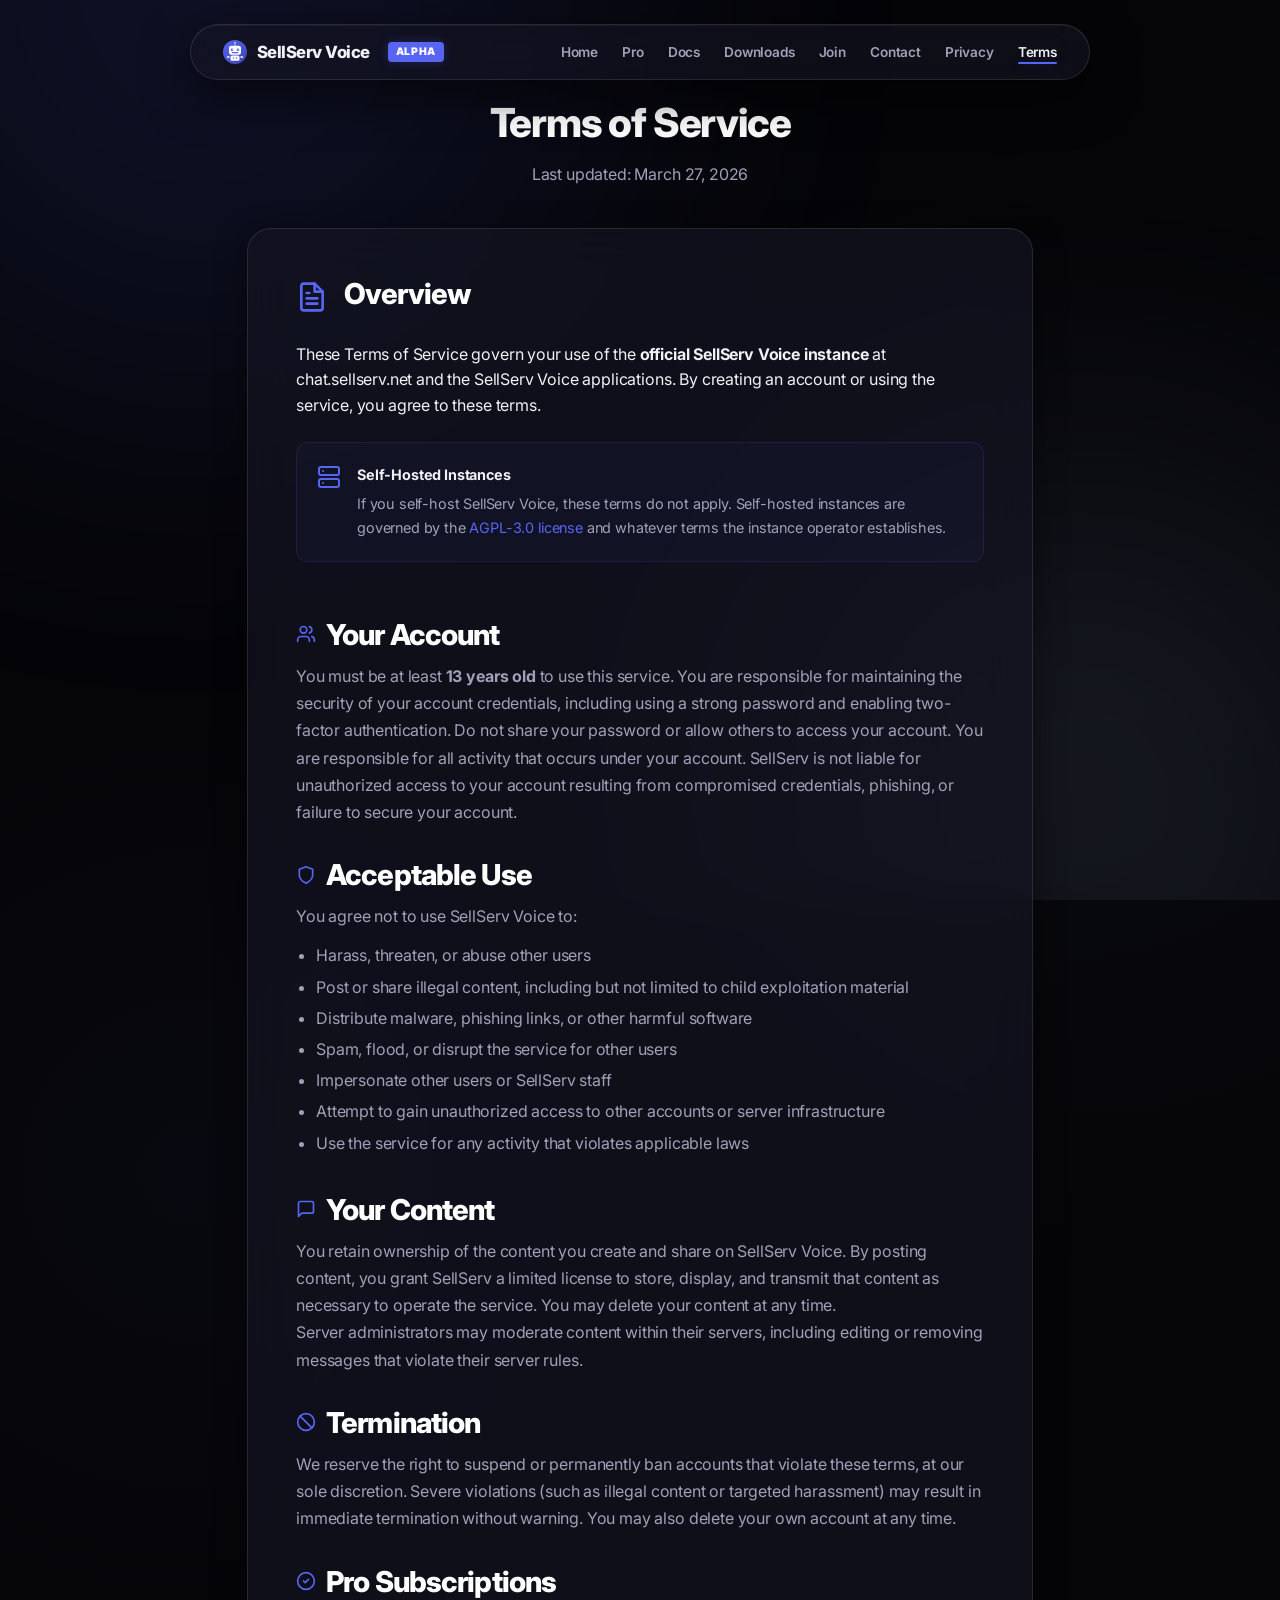
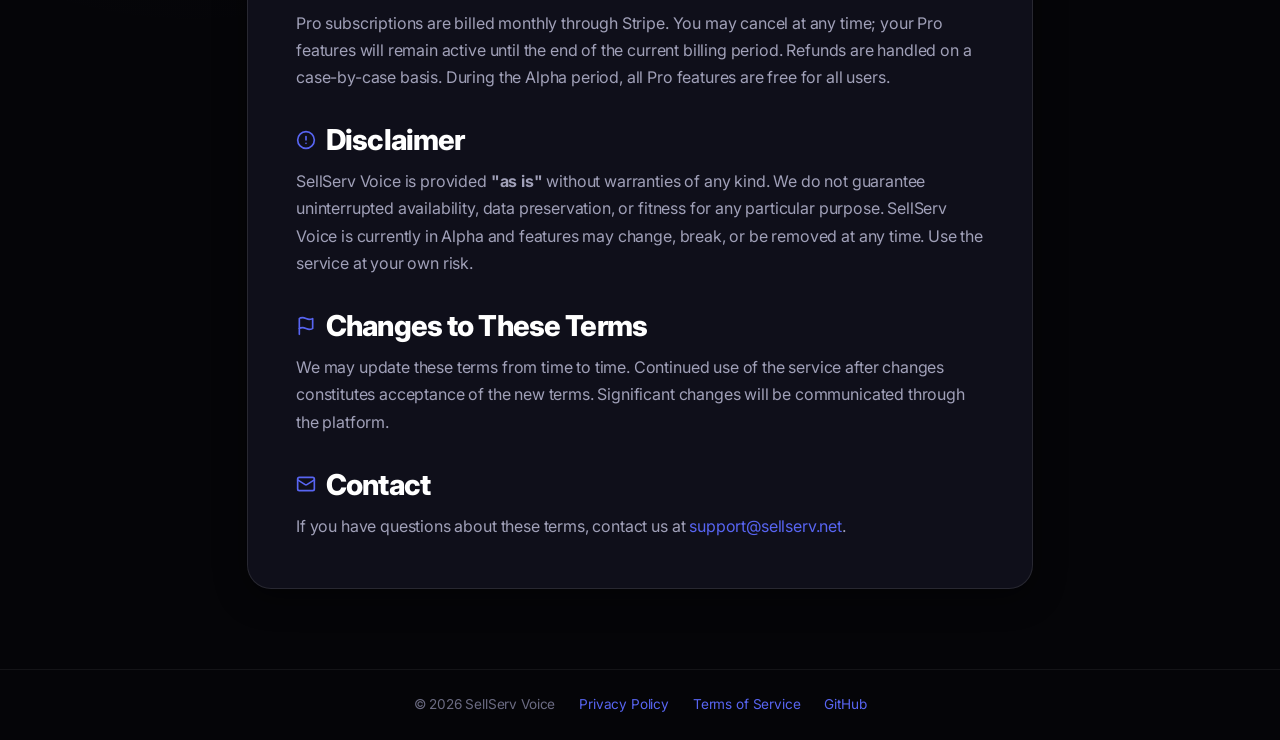
<file: terms.html>
<!DOCTYPE html>
<html lang="en">
<head>
  <meta charset="UTF-8">
  <meta name="viewport" content="width=device-width, initial-scale=1.0">
  <title>Terms of Service — SellServ Voice</title>
  <meta name="description" content="Terms of Service for SellServ Voice and the official public instance.">
  <meta property="og:image" content="https://info.sellserv.net/assets/screenshot.png">
  <link rel="icon" href="assets/favicon.svg" type="image/svg+xml">
  <link rel="preconnect" href="https://fonts.googleapis.com">
  <link rel="preconnect" href="https://fonts.gstatic.com" crossorigin>
  <link href="https://fonts.googleapis.com/css2?family=Inter:wght@400;500;600;700;800;900&display=swap" rel="stylesheet">
  <link rel="stylesheet" href="css/style.css">
</head>
<body>
  <div class="bg-orbs">
    <div class="orb"></div><div class="orb"></div><div class="orb"></div>
  </div>

  <nav class="navbar">
    <div class="container">
      <a href="https://info.sellserv.net" class="navbar-brand">
        <img src="assets/favicon.svg" alt="">SellServ Voice <span class="badge-alpha">Alpha</span>
      </a>
      <button class="hamburger" aria-label="Toggle navigation">
        <span></span><span></span><span></span>
      </button>
      <ul class="navbar-links">
        <li><a href="index.html">Home</a></li>
        <li><a href="pro.html">Pro</a></li>
        <li><a href="docs.html">Docs</a></li>
        <li><a href="downloads.html">Downloads</a></li>
        <li><a href="official.html">Join</a></li>
        <li><a href="contact.html">Contact</a></li>
        <li><a href="privacy.html">Privacy</a></li>
        <li><a href="terms.html" class="active">Terms</a></li>
      </ul>
    </div>
  </nav>

  <main>
    <section class="page-header">
      <div class="container">
        <h1>Terms of Service</h1>
        <p class="text-secondary">Last updated: March 27, 2026</p>
      </div>
    </section>

    <section class="privacy-section">
      <div class="container container-tight">
        <div class="glass-card privacy-content reveal">

          <div class="privacy-header">
            <div class="header-icon-main">
              <svg xmlns="http://www.w3.org/2000/svg" width="32" height="32" viewBox="0 0 24 24" fill="none" stroke="currentColor" stroke-width="2" stroke-linecap="round" stroke-linejoin="round"><path d="M14 2H6a2 2 0 0 0-2 2v16a2 2 0 0 0 2 2h12a2 2 0 0 0 2-2V8z"/><polyline points="14 2 14 8 20 8"/><line x1="16" y1="13" x2="8" y2="13"/><line x1="16" y1="17" x2="8" y2="17"/><polyline points="10 9 9 9 8 9"/></svg>
            </div>
            <h2>Overview</h2>
          </div>
          <p>These Terms of Service govern your use of the <strong>official SellServ Voice instance</strong> at chat.sellserv.net and the SellServ Voice applications. By creating an account or using the service, you agree to these terms.</p>

          <div class="privacy-note">
            <div class="note-icon">
              <svg xmlns="http://www.w3.org/2000/svg" width="24" height="24" viewBox="0 0 24 24" fill="none" stroke="currentColor" stroke-width="2" stroke-linecap="round" stroke-linejoin="round"><rect width="20" height="8" x="2" y="2" rx="2" ry="2"/><rect width="20" height="8" x="2" y="14" rx="2" ry="2"/><line x1="6" x2="6.01" y1="6" y2="6"/><line x1="6" x2="6.01" y1="18" y2="18"/></svg>
            </div>
            <div class="note-content">
              <strong>Self-Hosted Instances</strong>
              <p>If you self-host SellServ Voice, these terms do not apply. Self-hosted instances are governed by the <a href="https://github.com/sellserv/voice-server/blob/main/LICENSE">AGPL-3.0 license</a> and whatever terms the instance operator establishes.</p>
            </div>
          </div>

          <div class="section-group">
            <div class="section-header-row">
              <svg xmlns="http://www.w3.org/2000/svg" width="20" height="20" viewBox="0 0 24 24" fill="none" stroke="currentColor" stroke-width="2" stroke-linecap="round" stroke-linejoin="round"><path d="M16 21v-2a4 4 0 0 0-4-4H6a4 4 0 0 0-4 4v2"/><circle cx="9" cy="7" r="4"/><path d="M22 21v-2a4 4 0 0 0-3-3.87"/><path d="M16 3.13a4 4 0 0 1 0 7.75"/></svg>
              <h2>Your Account</h2>
            </div>
            <p>You must be at least <strong>13 years old</strong> to use this service. You are responsible for maintaining the security of your account credentials, including using a strong password and enabling two-factor authentication. Do not share your password or allow others to access your account. You are responsible for all activity that occurs under your account. SellServ is not liable for unauthorized access to your account resulting from compromised credentials, phishing, or failure to secure your account.</p>
          </div>

          <div class="section-group">
            <div class="section-header-row">
              <svg xmlns="http://www.w3.org/2000/svg" width="20" height="20" viewBox="0 0 24 24" fill="none" stroke="currentColor" stroke-width="2" stroke-linecap="round" stroke-linejoin="round"><path d="M12 22s8-4 8-10V5l-8-3-8 3v7c0 6 8 10 8 10z"/></svg>
              <h2>Acceptable Use</h2>
            </div>
            <p>You agree not to use SellServ Voice to:</p>
            <ul class="terms-list">
              <li>Harass, threaten, or abuse other users</li>
              <li>Post or share illegal content, including but not limited to child exploitation material</li>
              <li>Distribute malware, phishing links, or other harmful software</li>
              <li>Spam, flood, or disrupt the service for other users</li>
              <li>Impersonate other users or SellServ staff</li>
              <li>Attempt to gain unauthorized access to other accounts or server infrastructure</li>
              <li>Use the service for any activity that violates applicable laws</li>
            </ul>
          </div>

          <div class="section-group">
            <div class="section-header-row">
              <svg xmlns="http://www.w3.org/2000/svg" width="20" height="20" viewBox="0 0 24 24" fill="none" stroke="currentColor" stroke-width="2" stroke-linecap="round" stroke-linejoin="round"><path d="M21 15a2 2 0 0 1-2 2H7l-4 4V5a2 2 0 0 1 2-2h14a2 2 0 0 1 2 2z"/></svg>
              <h2>Your Content</h2>
            </div>
            <p>You retain ownership of the content you create and share on SellServ Voice. By posting content, you grant SellServ a limited license to store, display, and transmit that content as necessary to operate the service. You may delete your content at any time.</p>
            <p>Server administrators may moderate content within their servers, including editing or removing messages that violate their server rules.</p>
          </div>

          <div class="section-group">
            <div class="section-header-row">
              <svg xmlns="http://www.w3.org/2000/svg" width="20" height="20" viewBox="0 0 24 24" fill="none" stroke="currentColor" stroke-width="2" stroke-linecap="round" stroke-linejoin="round"><circle cx="12" cy="12" r="10"/><line x1="4.93" y1="4.93" x2="19.07" y2="19.07"/></svg>
              <h2>Termination</h2>
            </div>
            <p>We reserve the right to suspend or permanently ban accounts that violate these terms, at our sole discretion. Severe violations (such as illegal content or targeted harassment) may result in immediate termination without warning. You may also delete your own account at any time.</p>
          </div>

          <div class="section-group">
            <div class="section-header-row">
              <svg xmlns="http://www.w3.org/2000/svg" width="20" height="20" viewBox="0 0 24 24" fill="none" stroke="currentColor" stroke-width="2" stroke-linecap="round" stroke-linejoin="round"><path d="M12 22c5.523 0 10-4.477 10-10S17.523 2 12 2 2 6.477 2 12s4.477 10 10 10z"/><path d="m9 12 2 2 4-4"/></svg>
              <h2>Pro Subscriptions</h2>
            </div>
            <p>Pro subscriptions are billed monthly through Stripe. You may cancel at any time; your Pro features will remain active until the end of the current billing period. Refunds are handled on a case-by-case basis. During the Alpha period, all Pro features are free for all users.</p>
          </div>

          <div class="section-group">
            <div class="section-header-row">
              <svg xmlns="http://www.w3.org/2000/svg" width="20" height="20" viewBox="0 0 24 24" fill="none" stroke="currentColor" stroke-width="2" stroke-linecap="round" stroke-linejoin="round"><circle cx="12" cy="12" r="10"/><line x1="12" y1="8" x2="12" y2="12"/><line x1="12" y1="16" x2="12.01" y2="16"/></svg>
              <h2>Disclaimer</h2>
            </div>
            <p>SellServ Voice is provided <strong>"as is"</strong> without warranties of any kind. We do not guarantee uninterrupted availability, data preservation, or fitness for any particular purpose. SellServ Voice is currently in Alpha and features may change, break, or be removed at any time. Use the service at your own risk.</p>
          </div>

          <div class="section-group">
            <div class="section-header-row">
              <svg xmlns="http://www.w3.org/2000/svg" width="20" height="20" viewBox="0 0 24 24" fill="none" stroke="currentColor" stroke-width="2" stroke-linecap="round" stroke-linejoin="round"><path d="M4 15s1-1 4-1 5 2 8 2 4-1 4-1V3s-1 1-4 1-5-2-8-2-4 1-4 1z"/><line x1="4" y1="22" x2="4" y2="15"/></svg>
              <h2>Changes to These Terms</h2>
            </div>
            <p>We may update these terms from time to time. Continued use of the service after changes constitutes acceptance of the new terms. Significant changes will be communicated through the platform.</p>
          </div>

          <div class="section-group">
            <div class="section-header-row">
              <svg xmlns="http://www.w3.org/2000/svg" width="20" height="20" viewBox="0 0 24 24" fill="none" stroke="currentColor" stroke-width="2" stroke-linecap="round" stroke-linejoin="round"><rect width="20" height="16" x="2" y="4" rx="2"/><path d="m22 7-8.97 5.7a1.94 1.94 0 0 1-2.06 0L2 7"/></svg>
              <h2>Contact</h2>
            </div>
            <p>If you have questions about these terms, contact us at <a href="mailto:support@sellserv.net">support@sellserv.net</a>.</p>
          </div>

        </div>
      </div>
    </section>
  </main>

  <footer class="footer">
    <div class="container">
      <div class="footer-content">
        <span>&copy; 2026 SellServ Voice</span>
        <a href="privacy.html">Privacy Policy</a>
        <a href="terms.html">Terms of Service</a>
        <a href="https://github.com/sellserv/voice-server" target="_blank" rel="noopener">GitHub</a>
      </div>
    </div>
  </footer>

  <script src="js/main.js"></script>
</body>
</html>
</file>
<file: css/style.css>
/* ===== Variables ===== */
:root {
  /* Deep dark palette — inspired by sellserv website */
  --bg-darkest: #050508;
  --bg-darker: #0c0c16;
  --bg-dark: #0e0e1a;
  --bg-mid: #161625;
  --bg-light: #1e1e32;
  --bg-hover: #262640;
  --bg-active: #2e2e4a;

  /* Blue accent — matches SellServ logo */
  --accent: #5865F2;
  --accent-hover: #4752c4;
  --accent-muted: #3b44b0;
  --accent-glow: rgba(88, 101, 242, 0.25);
  --accent-subtle: rgba(88, 101, 242, 0.08);
  --accent-success: #8b9cc7;
  --accent-warning: #f5a623;

  /* Text */
  --text: #f0f0f5;
  --text-muted: #a0a0b8;
  --text-dim: #6b6b82;
  --text-icon: #b5bac1;

  /* Shadows */
  --shadow: 0 2px 12px rgba(0, 0, 0, 0.3);
  --shadow-lg: 0 16px 48px rgba(0, 0, 0, 0.6);
  --shadow-glow: 0 0 24px var(--accent-glow);
  --overlay: rgba(0, 0, 0, 0.6);

  /* Glass effects */
  --glass-bg: rgba(20, 20, 35, 0.7);
  --glass-bg-heavy: rgba(10, 10, 20, 0.8);
  --glass-border: rgba(255, 255, 255, 0.06);
  --glass-border-bright: rgba(255, 255, 255, 0.1);
  --glass-shadow: 0 8px 32px rgba(0, 0, 0, 0.45);
  --glass-glow: inset 0 1px 0 rgba(255, 255, 255, 0.05);
  --glass-tint: rgba(88, 101, 242, 0.03);

  /* Radius */
  --radius-sm: 8px;
  --radius: 12px;
  --radius-lg: 24px;
  --radius-full: 9999px;

  /* Transitions */
  --ease-out: cubic-bezier(0.16, 1, 0.3, 1);
  --ease-in-out: cubic-bezier(0.4, 0, 0.2, 1);
  --ease-elastic: cubic-bezier(0.175, 0.885, 0.32, 1.275);

  --nav-height: 80px; /* Navbar height + offset */
}

/* ===== Reset ===== */
*, *::before, *::after {
  margin: 0;
  padding: 0;
  box-sizing: border-box;
}

html {
  scroll-behavior: smooth;
  scroll-padding-top: calc(var(--nav-height) + 24px);
}

body {
  font-family: 'Inter', -apple-system, BlinkMacSystemFont, 'Segoe UI', Roboto, Oxygen, Ubuntu, sans-serif;
  background: var(--bg-darkest);
  background-image: 
    radial-gradient(circle at 15% 50%, rgba(88, 101, 242, 0.03), transparent 30%),
    radial-gradient(circle at 85% 30%, rgba(139, 156, 199, 0.03), transparent 30%);
  color: var(--text);
  line-height: 1.6;
  min-height: 100vh;
  overflow-x: hidden;
  letter-spacing: -0.01em;
  -webkit-font-smoothing: antialiased;
}

a {
  color: var(--accent);
  text-decoration: none;
  transition: all 0.2s var(--ease-out);
}

a:hover {
  color: var(--accent-hover);
}

img {
  max-width: 100%;
  display: block;
}

/* ===== Background Orbs ===== */
.bg-orbs {
  position: fixed;
  top: 0;
  left: 0;
  width: 100%;
  height: 100%;
  pointer-events: none;
  z-index: 0;
  overflow: hidden;
}

.bg-orbs .orb {
  position: absolute;
  border-radius: 50%;
  filter: blur(150px);
  opacity: 0.12;
  animation: float 30s ease-in-out infinite;
}

.bg-orbs .orb:nth-child(1) {
  width: 800px;
  height: 800px;
  background: var(--accent);
  top: -400px;
  left: -200px;
}

.bg-orbs .orb:nth-child(2) {
  width: 600px;
  height: 600px;
  background: #8b9cc7;
  bottom: -200px;
  right: -100px;
}

@keyframes float {
  0%, 100% { transform: translate(0, 0) scale(1); }
  33% { transform: translate(40px, -40px) scale(1.08); }
  66% { transform: translate(-30px, 30px) scale(0.92); }
}

/* ===== Typography ===== */
h1, h2, h3, h4 {
  font-weight: 800;
  line-height: 1.15;
  letter-spacing: -0.03em;
  margin-bottom: 16px;
  color: #fff;
}

h1 { font-size: 2.5rem; }
h2 { font-size: 1.8rem; }
h3 { font-size: 1.25rem; }
h4 { font-size: 1rem; text-transform: uppercase; letter-spacing: 0.05em; color: var(--text-muted); }

/* Home Page Hero Title */
.hero-title-large {
  font-size: clamp(3rem, 8vw, 4.5rem);
  letter-spacing: -0.04em;
  line-height: 1.05;
}

.text-secondary {
  color: var(--text-muted);
}

.container {
  width: 100%;
  max-width: 1100px;
  margin: 0 auto;
  padding: 0 32px;
  position: relative;
  z-index: 1;
}

.container-tight {
  max-width: 850px;
}

/* ===== Section spacing ===== */
section {
  padding: 80px 0;
}

.section-hero {
  padding: 160px 0 80px;
}

.section-header {
  max-width: 750px;
  margin: 0 auto 48px;
  text-align: center;
}

/* Page Header refinement to avoid double-padding */
.page-header {
  padding: 100px 0 40px; /* Increased top padding for navbar clearance */
  text-align: center;
}

.page-header + section {
  padding-top: 0; /* Remove top padding of section immediately following header */
}

/* ===== Navbar ===== */
.navbar {
  position: fixed;
  top: 20px;
  left: 50%;
  transform: translateX(-50%);
  width: calc(100% - 40px);
  max-width: 900px;
  height: 56px;
  background: var(--glass-bg-heavy);
  backdrop-filter: blur(24px);
  -webkit-backdrop-filter: blur(24px);
  border: 1px solid var(--glass-border-bright);
  box-shadow: var(--shadow-lg), var(--glass-glow);
  border-radius: var(--radius-full);
  z-index: 100;
  display: flex;
  align-items: center;
}

.navbar .container {
  display: flex;
  align-items: center;
  justify-content: space-between;
  width: 100%;
}

.navbar-brand {
  display: flex;
  align-items: center;
  gap: 10px;
  font-size: 1.05rem;
  font-weight: 800;
  color: var(--text);
  letter-spacing: -0.03em;
}

.navbar-brand img {
  width: 24px;
  height: 24px;
}

.badge-alpha {
  display: inline-flex;
  align-items: center;
  padding: 2px 8px;
  background: var(--accent);
  color: #fff;
  border-radius: 4px;
  font-size: 0.65rem;
  font-weight: 900;
  text-transform: uppercase;
  margin-left: 8px;
  vertical-align: middle;
  letter-spacing: 0.05em;
  box-shadow: 0 0 10px var(--accent-glow);
}

.navbar-links {
  display: flex;
  list-style: none;
  gap: 24px;
}

.navbar-links a {
  color: var(--text-muted);
  font-size: 0.85rem;
  font-weight: 600;
  padding: 6px 0;
  position: relative;
}

.navbar-links a:hover,
.navbar-links a.active {
  color: var(--text);
}

.navbar-links a.active::after {
  content: '';
  position: absolute;
  bottom: 2px;
  left: 0;
  right: 0;
  height: 2px;
  background: var(--accent);
  border-radius: 1px;
  box-shadow: 0 0 12px var(--accent-glow);
}

/* ===== Glass Card ===== */
.glass-card {
  background: var(--glass-bg);
  backdrop-filter: blur(24px);
  -webkit-backdrop-filter: blur(24px);
  border: 1px solid var(--glass-border-bright);
  box-shadow: var(--glass-shadow);
  border-radius: var(--radius);
  padding: 28px;
  display: flex;
  flex-direction: column;
  transition: all 0.3s var(--ease-out);
}

.glass-card:hover {
  transform: translateY(-4px);
  box-shadow: 0 12px 32px rgba(0, 0, 0, 0.4), var(--shadow-glow);
  background: rgba(25, 25, 45, 0.75);
}

/* Special case for Home page features and Pro cards */
.card-featured {
  padding: 40px;
  border-radius: var(--radius-lg);
}

/* ===== Features Grid ===== */
.features-grid {
  display: grid;
  grid-template-columns: repeat(auto-fit, minmax(280px, 1fr));
  gap: 20px;
}

.feature-icon {
  font-size: 1.8rem;
  margin-bottom: 12px;
}

/* ===== Pricing (Pro) ===== */
.pricing-grid {
  display: grid;
  grid-template-columns: repeat(2, 1fr);
  gap: 24px;
  max-width: 900px;
  margin: 0 auto;
}

.pricing-card {
  padding: 48px;
}

.pricing-card.featured {
  background: rgba(88, 101, 242, 0.05);
  border-color: rgba(88, 101, 242, 0.3);
}

.plan-price {
  font-size: 3rem;
  font-weight: 900;
  color: #fff;
  margin-bottom: 20px;
}

.benefits-list {
  list-style: none;
  margin-bottom: 32px;
  flex: 1;
}

.benefits-list li {
  display: flex;
  align-items: flex-start;
  gap: 10px;
  margin-bottom: 12px;
  color: var(--text-muted);
  font-size: 0.95rem;
}

/* ===== Docs Layout ===== */
.docs-layout {
  display: grid;
  grid-template-columns: 200px 1fr;
  gap: 40px;
}

.docs-nav {
  padding: 20px;
}

.docs-block {
  margin-bottom: 48px;
}

.docs-block h2 {
  padding-bottom: 8px;
  border-bottom: 1px solid var(--glass-border);
  margin-bottom: 20px;
}

.docs-block p, .docs-block li {
  line-height: 1.7;
}

/* Docs Cards */
.docs-cards-section {
  padding: 40px 0 80px;
}

.docs-cards-grid {
  display: grid;
  grid-template-columns: repeat(2, 1fr);
  gap: 32px;
  align-items: start;
}

@media (max-width: 900px) {
  .docs-cards-grid {
    grid-template-columns: 1fr;
  }
}

.docs-card {
  padding: 32px;
}

.docs-card-icon {
  width: 56px;
  height: 56px;
  border-radius: 14px;
  background: var(--accent);
  color: white;
  display: flex;
  align-items: center;
  justify-content: center;
  margin-bottom: 20px;
}

.docs-card h2 {
  font-size: 1.4rem;
  margin-bottom: 4px;
}

.docs-card-desc {
  color: var(--text-muted);
  margin-bottom: 24px;
}

.docs-card h3 {
  font-size: 1rem;
  margin-top: 24px;
  margin-bottom: 8px;
  padding-top: 16px;
  border-top: 1px solid var(--glass-border);
}

.docs-card h3:first-of-type {
  border-top: none;
  padding-top: 0;
}

.docs-card p, .docs-card li {
  color: var(--text-muted);
  line-height: 1.7;
  font-size: 0.9rem;
}

.docs-card ul, .docs-card ol {
  margin-left: 20px;
  margin-top: 8px;
}

.docs-card li {
  margin-bottom: 6px;
}

.docs-card pre {
  margin: 12px 0;
  padding: 16px;
  background: rgba(0, 0, 0, 0.3);
  border-radius: 8px;
  overflow-x: auto;
  font-size: 0.8rem;
  line-height: 1.5;
}

.docs-card code {
  font-family: 'SF Mono', 'Fira Code', monospace;
  font-size: 0.8rem;
}

.docs-card p code {
  background: rgba(255, 255, 255, 0.06);
  padding: 2px 6px;
  border-radius: 4px;
}

.docs-column-title {
  font-size: 1.2rem;
  margin-bottom: 16px;
  color: var(--text);
}

.docs-choice-card {
  display: block;
  padding: 24px;
  margin-bottom: 16px;
  text-decoration: none;
  color: inherit;
  transition: all 0.2s var(--ease-out);
  cursor: pointer;
  position: relative;
}

.docs-choice-card:hover {
  border-color: var(--accent);
  transform: translateY(-2px);
  text-decoration: none;
}

.docs-choice-header {
  display: flex;
  align-items: center;
  gap: 12px;
  margin-bottom: 12px;
}

.docs-card-icon-secondary {
  background: var(--bg-light) !important;
  color: var(--text-muted) !important;
}

.docs-recommended-badge {
  position: absolute;
  top: 12px;
  right: 12px;
  font-size: 0.65rem;
  font-weight: 700;
  text-transform: uppercase;
  letter-spacing: 0.05em;
  color: var(--accent);
  background: rgba(88, 101, 242, 0.1);
  padding: 4px 10px;
  border-radius: 20px;
}

.docs-choice-card h3 {
  font-size: 1.15rem;
  margin-bottom: 6px;
  color: var(--text);
}

.docs-choice-card p {
  color: var(--text-muted);
  font-size: 0.85rem;
  line-height: 1.6;
  margin-bottom: 12px;
}

.docs-choice-link {
  display: inline-flex;
  align-items: center;
  gap: 4px;
  font-size: 0.85rem;
  font-weight: 600;
  color: var(--accent);
  transition: gap 0.15s;
}

.docs-choice-card:hover .docs-choice-link {
  gap: 8px;
}

.breadcrumb {
  font-size: 0.85rem;
  color: var(--text-dim);
  margin-bottom: 8px;
}

.breadcrumb a {
  color: var(--accent);
  text-decoration: none;
}

.breadcrumb a:hover {
  text-decoration: underline;
}

/* ===== Buttons ===== */
.btn {
  display: inline-flex;
  align-items: center;
  justify-content: center;
  padding: 10px 24px;
  border-radius: var(--radius-sm);
  font-size: 0.9rem;
  font-weight: 700;
  transition: all 0.2s;
  cursor: pointer;
}

.btn-primary {
  background: var(--accent);
  color: #fff;
  border: none;
}

.btn-secondary {
  background: var(--bg-light);
  color: var(--text);
  border: 1px solid var(--glass-border-bright);
}

.btn:hover {
  transform: translateY(-2px);
  filter: brightness(1.1);
}

/* ===== Scroll Reveal ===== */
.reveal {
  opacity: 0;
  transform: translateY(15px);
  transition: opacity 0.5s ease-out, transform 0.5s ease-out;
}

.reveal.visible {
  opacity: 1;
  transform: translateY(0);
}

/* System Stats Footer */
.footer {
  border-top: 1px solid var(--glass-border);
  padding: 24px 0;
  text-align: center;
  color: var(--text-dim);
  font-size: 0.85rem;
}

/* ===== Footer Content ===== */
.footer-content {
  display: flex;
  align-items: center;
  justify-content: center;
  gap: 24px;
  flex-wrap: wrap;
}

/* ===== Hamburger Menu ===== */
.hamburger {
  display: none;
  background: none;
  border: none;
  cursor: pointer;
  padding: 4px;
  flex-direction: column;
  gap: 5px;
}

.hamburger span {
  display: block;
  width: 20px;
  height: 2px;
  background: var(--text-muted);
  border-radius: 2px;
  transition: all 0.3s var(--ease-out);
}

.hamburger.open span:nth-child(1) {
  transform: rotate(45deg) translate(5px, 5px);
}

.hamburger.open span:nth-child(2) {
  opacity: 0;
}

.hamburger.open span:nth-child(3) {
  transform: rotate(-45deg) translate(5px, -5px);
}

/* ===== Hero (Home) ===== */
.hero-content {
  max-width: 700px;
}

.hero-subtitle {
  font-size: 1.15rem;
  color: var(--text-muted);
  line-height: 1.7;
  margin-bottom: 32px;
}

.hero-buttons {
  display: flex;
  gap: 12px;
  flex-wrap: wrap;
}

.hero-screenshot {
  margin-top: 48px;
  border-radius: 12px;
  overflow: hidden;
  border: 1px solid var(--glass-border-bright);
  box-shadow: 0 16px 64px rgba(0, 0, 0, 0.5);
}

.hero-screenshot img {
  width: 100%;
  display: block;
}

/* ===== CTA Sections (Home) ===== */
.cta-section {
  text-align: center;
}

.cta-content {
  max-width: 600px;
  margin: 0 auto;
}

.cta-content h2 {
  margin-bottom: 12px;
}

.cta-content p {
  margin-bottom: 24px;
}

.cta-section.alt {
  border-top: 1px solid var(--glass-border);
}

/* ===== Downloads Page ===== */
.downloads-grid {
  display: grid;
  grid-template-columns: repeat(auto-fit, minmax(280px, 1fr));
  gap: 32px;
}

.download-card {
  text-align: center;
  align-items: center;
  padding: 40px 32px;
  gap: 12px;
}

.download-card h3 {
  margin-top: 4px;
  margin-bottom: 0;
}

.download-card p {
  margin-bottom: 8px;
}

.download-card .btn {
  margin-top: 4px;
}

.download-icon {
  width: 48px;
  height: 48px;
  color: var(--accent);
  margin-bottom: 8px;
}

.download-icon svg {
  width: 48px;
  height: 48px;
}

.badge-coming-soon {
  display: inline-block;
  background: rgba(255, 255, 255, 0.08);
  border: 1px solid rgba(255, 255, 255, 0.12);
  color: var(--text-secondary);
  font-size: 0.75rem;
  font-weight: 600;
  padding: 4px 12px;
  border-radius: 20px;
  letter-spacing: 0.03em;
}

.store-btn {
  display: inline-flex;
  align-items: center;
  gap: 8px;
}

/* ===== Pro / Pricing Page ===== */
.pricing-header {
  margin-bottom: 24px;
}

.plan-name {
  font-size: 0.75rem;
  font-weight: 800;
  text-transform: uppercase;
  letter-spacing: 0.1em;
  color: var(--text-dim);
  margin-bottom: 8px;
  display: block;
}

.plan-price span {
  font-size: 1rem;
  font-weight: 500;
  color: var(--text-dim);
}

.plan-price-future {
  font-size: 0.95rem;
  color: var(--text-dim);
  margin-top: -12px;
  margin-bottom: 20px;
}

.plan-price-future s {
  color: var(--text-muted);
  font-weight: 700;
}

.plan-price-future span {
  font-weight: 500;
}

.benefits-list li.disabled {
  opacity: 0.35;
}

.self-host-note {
  max-width: 700px;
  margin: 48px auto 0;
  text-align: center;
  padding: 32px;
  background: var(--glass-bg);
  border: 1px solid var(--glass-border);
  border-radius: var(--radius);
}

.self-host-note h3 {
  margin-bottom: 8px;
}

.self-host-note p {
  color: var(--text-muted);
  font-size: 0.95rem;
  line-height: 1.7;
}

/* ===== Official Server Page ===== */
.server-widget {
  padding: 40px;
  border-radius: var(--radius-lg);
  margin-bottom: 64px;
}

.widget-header {
  display: flex;
  align-items: center;
  gap: 16px;
  margin-bottom: 24px;
}

.widget-icon {
  width: 56px;
  height: 56px;
  flex-shrink: 0;
}

.widget-icon-img {
  width: 100%;
  height: 100%;
}

.widget-info h2 {
  margin-bottom: 2px;
}

.widget-tagline {
  color: var(--text-dim);
  font-size: 0.85rem;
  font-weight: 600;
}

.registration-status {
  display: flex;
  align-items: center;
  gap: 10px;
  margin-bottom: 24px;
  font-size: 0.9rem;
  color: var(--text-muted);
  font-weight: 600;
}

.reg-status-dot {
  width: 8px;
  height: 8px;
  border-radius: 50%;
  background: var(--text-dim);
}

.reg-status-dot.open {
  background: var(--accent-success);
  box-shadow: 0 0 10px rgba(45, 212, 168, 0.4);
}

.reg-status-dot.closed {
  background: #f87171;
  box-shadow: 0 0 10px rgba(248, 113, 113, 0.4);
}

.reg-status-dot.error {
  background: var(--text-dim);
}

.widget-connect {
  margin-bottom: 24px;
}

.connect-label {
  font-size: 0.7rem;
  font-weight: 800;
  text-transform: uppercase;
  letter-spacing: 0.1em;
  color: var(--text-dim);
  margin-bottom: 8px;
}

.connect-url-row {
  display: flex;
  align-items: center;
  gap: 8px;
}

.connect-url {
  flex: 1;
  padding: 10px 14px;
  background: rgba(0, 0, 0, 0.3);
  border: 1px solid var(--glass-border);
  border-radius: var(--radius-sm);
  color: var(--text);
  font-size: 0.9rem;
}

.copy-btn {
  background: rgba(255, 255, 255, 0.05);
  border: 1px solid var(--glass-border);
  border-radius: var(--radius-sm);
  padding: 10px;
  color: var(--text-muted);
  cursor: pointer;
  transition: all 0.2s;
  display: flex;
  align-items: center;
}

.copy-btn:hover {
  background: rgba(255, 255, 255, 0.1);
  color: var(--text);
}

.widget-actions {
  display: flex;
  gap: 12px;
  flex-wrap: wrap;
}

.join-btn {
  flex: 1;
  min-width: 180px;
}

.how-it-works {
  margin-top: 16px;
}

.how-it-works h2 {
  text-align: center;
  margin-bottom: 32px;
}

.steps-grid {
  display: grid;
  grid-template-columns: repeat(3, 1fr);
  gap: 20px;
}

.step-card {
  text-align: center;
  align-items: center;
}

.step-number {
  width: 40px;
  height: 40px;
  border-radius: 50%;
  background: var(--accent-subtle);
  border: 1px solid rgba(88, 101, 242, 0.2);
  color: var(--accent);
  font-weight: 800;
  font-size: 1.1rem;
  display: flex;
  align-items: center;
  justify-content: center;
  margin: 0 auto 16px;
}

/* ===== Privacy Page ===== */
.privacy-content {
  padding: 48px;
  border-radius: var(--radius-lg);
}

.privacy-header {
  display: flex;
  align-items: center;
  gap: 16px;
  margin-bottom: 16px;
}

.header-icon-main {
  color: var(--accent);
}

.privacy-note {
  display: flex;
  gap: 16px;
  padding: 20px;
  background: rgba(88, 101, 242, 0.04);
  border: 1px solid rgba(88, 101, 242, 0.15);
  border-radius: var(--radius);
  margin: 24px 0;
}

.note-icon {
  color: var(--accent);
  flex-shrink: 0;
  margin-top: 2px;
}

.note-content {
  font-size: 0.9rem;
  color: var(--text-muted);
  line-height: 1.7;
}

.note-content strong {
  color: var(--text);
}

.note-content p {
  margin-top: 4px;
}

.section-group {
  margin-top: 32px;
}

.section-header-row {
  display: flex;
  align-items: center;
  gap: 10px;
  margin-bottom: 12px;
  color: var(--accent);
}

.section-header-row h2 {
  margin-bottom: 0;
}

.section-group > p {
  color: var(--text-muted);
  line-height: 1.7;
}

.terms-list {
  color: var(--text-muted);
  line-height: 1.7;
  margin: 12px 0 0 20px;
}

.terms-list li {
  margin-bottom: 4px;
}

.data-grid {
  display: grid;
  grid-template-columns: repeat(2, 1fr);
  gap: 16px;
  margin-top: 16px;
}

.data-item {
  padding: 20px;
  background: rgba(255, 255, 255, 0.02);
  border: 1px solid var(--glass-border);
  border-radius: var(--radius-sm);
}

.data-item h3 {
  margin-bottom: 8px;
  font-size: 1rem;
}

.data-item p {
  color: var(--text-muted);
  font-size: 0.9rem;
  line-height: 1.6;
}

/* ===== Docs Page ===== */
.docs-sidebar {
  position: sticky;
  top: calc(var(--nav-height) + 40px);
  align-self: start;
}

.docs-content {
  min-width: 0;
}

.docs-table {
  width: 100%;
  border-collapse: collapse;
  margin-top: 16px;
  font-size: 0.9rem;
}

.docs-table th,
.docs-table td {
  padding: 10px 14px;
  text-align: left;
  border-bottom: 1px solid var(--glass-border);
}

.docs-table th {
  font-weight: 700;
  font-size: 0.75rem;
  text-transform: uppercase;
  letter-spacing: 0.05em;
  color: var(--text-dim);
}

.docs-table td {
  color: var(--text-muted);
}

/* Code blocks */
pre {
  background: rgba(0, 0, 0, 0.4);
  border: 1px solid var(--glass-border);
  border-radius: var(--radius-sm);
  padding: 16px 20px;
  overflow-x: auto;
  margin: 12px 0;
  font-size: 0.85rem;
  line-height: 1.6;
}

code {
  font-family: 'SF Mono', 'Fira Code', 'Cascadia Code', monospace;
}

/* ===== Contact Page ===== */
.contact-grid {
  display: grid;
  grid-template-columns: repeat(2, 1fr);
  gap: 32px;
  max-width: 900px;
  margin: 0 auto;
}

.contact-card {
  padding: 40px;
  text-align: center;
  align-items: center;
}

.contact-icon {
  width: 56px;
  height: 56px;
  background: var(--accent-subtle);
  color: var(--accent);
  border-radius: 16px;
  display: flex;
  align-items: center;
  justify-content: center;
  margin-bottom: 20px;
}

.contact-card h3 {
  margin-bottom: 12px;
}

.contact-card p {
  color: var(--text-muted);
  margin-bottom: 24px;
  font-size: 0.95rem;
}

.email-link {
  font-size: 1.25rem;
  font-weight: 700;
  color: #fff;
  background: rgba(255, 255, 255, 0.05);
  padding: 12px 24px;
  border-radius: var(--radius-sm);
  border: 1px solid var(--glass-border);
  transition: all 0.2s;
}

.email-link:hover {
  background: var(--accent-subtle);
  border-color: var(--accent);
  color: var(--accent-hover);
}

/* ===== Responsive ===== */
@media (max-width: 768px) {
  section { padding: 60px 0; }
  .section-hero { padding: 120px 0 60px; }
  .docs-layout, .pricing-grid, .features-grid, .downloads-grid, .steps-grid, .data-grid {
    grid-template-columns: 1fr;
  }
  .hero-title-large { font-size: 2.8rem; }
  .glass-card { padding: 24px; }
  .card-featured { padding: 32px; }
  .privacy-content { padding: 32px; }

  .hamburger {
    display: flex;
  }

  .navbar-links {
    display: none;
    position: absolute;
    top: 64px;
    left: 12px;
    right: 12px;
    background: var(--glass-bg-heavy);
    backdrop-filter: blur(24px);
    -webkit-backdrop-filter: blur(24px);
    border: 1px solid var(--glass-border-bright);
    border-radius: var(--radius);
    padding: 16px;
    flex-direction: column;
    gap: 8px;
    box-shadow: var(--shadow-lg);
  }

  .navbar-links.open {
    display: flex;
  }

  .navbar-links a {
    padding: 10px 12px;
    border-radius: var(--radius-sm);
  }

  .navbar-links a:hover {
    background: rgba(255, 255, 255, 0.05);
  }

  .privacy-note {
    flex-direction: column;
  }

  .widget-actions {
    flex-direction: column;
  }

  .join-btn {
    min-width: 0;
  }
}
</file>
